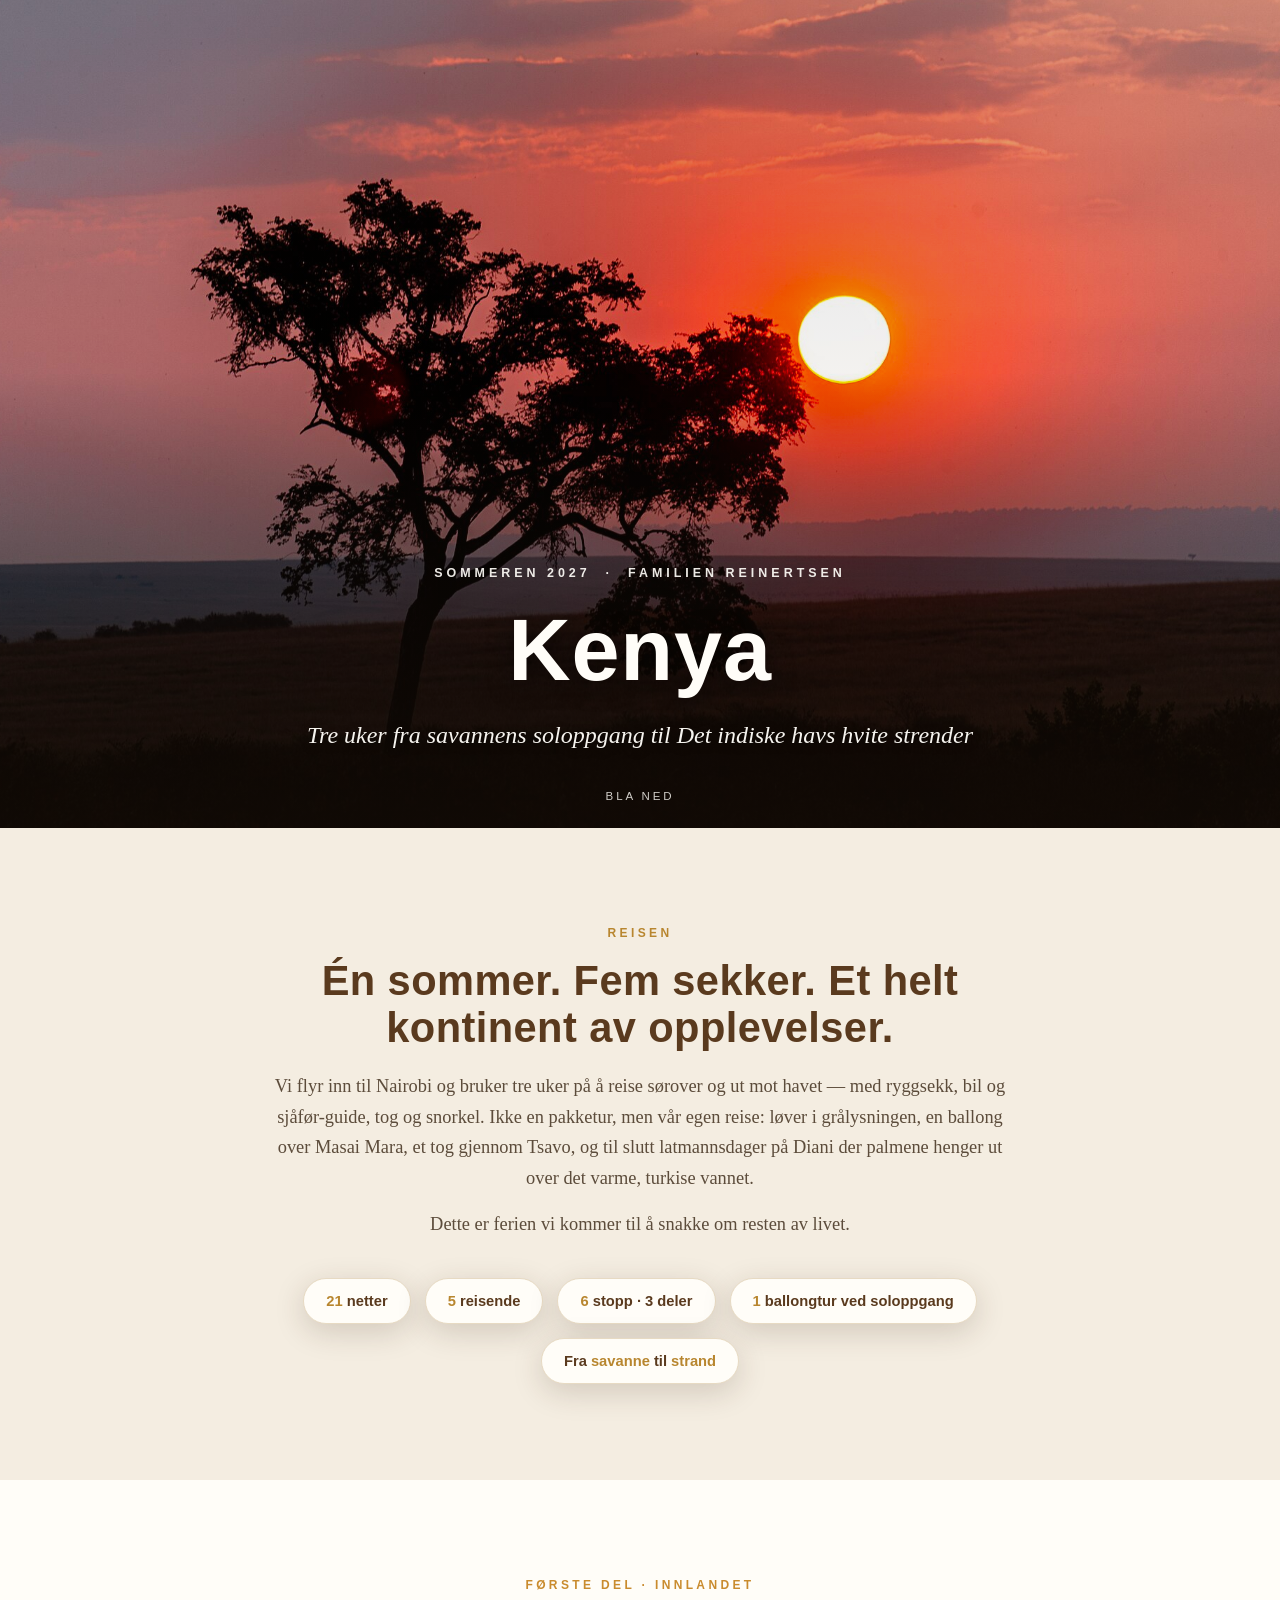
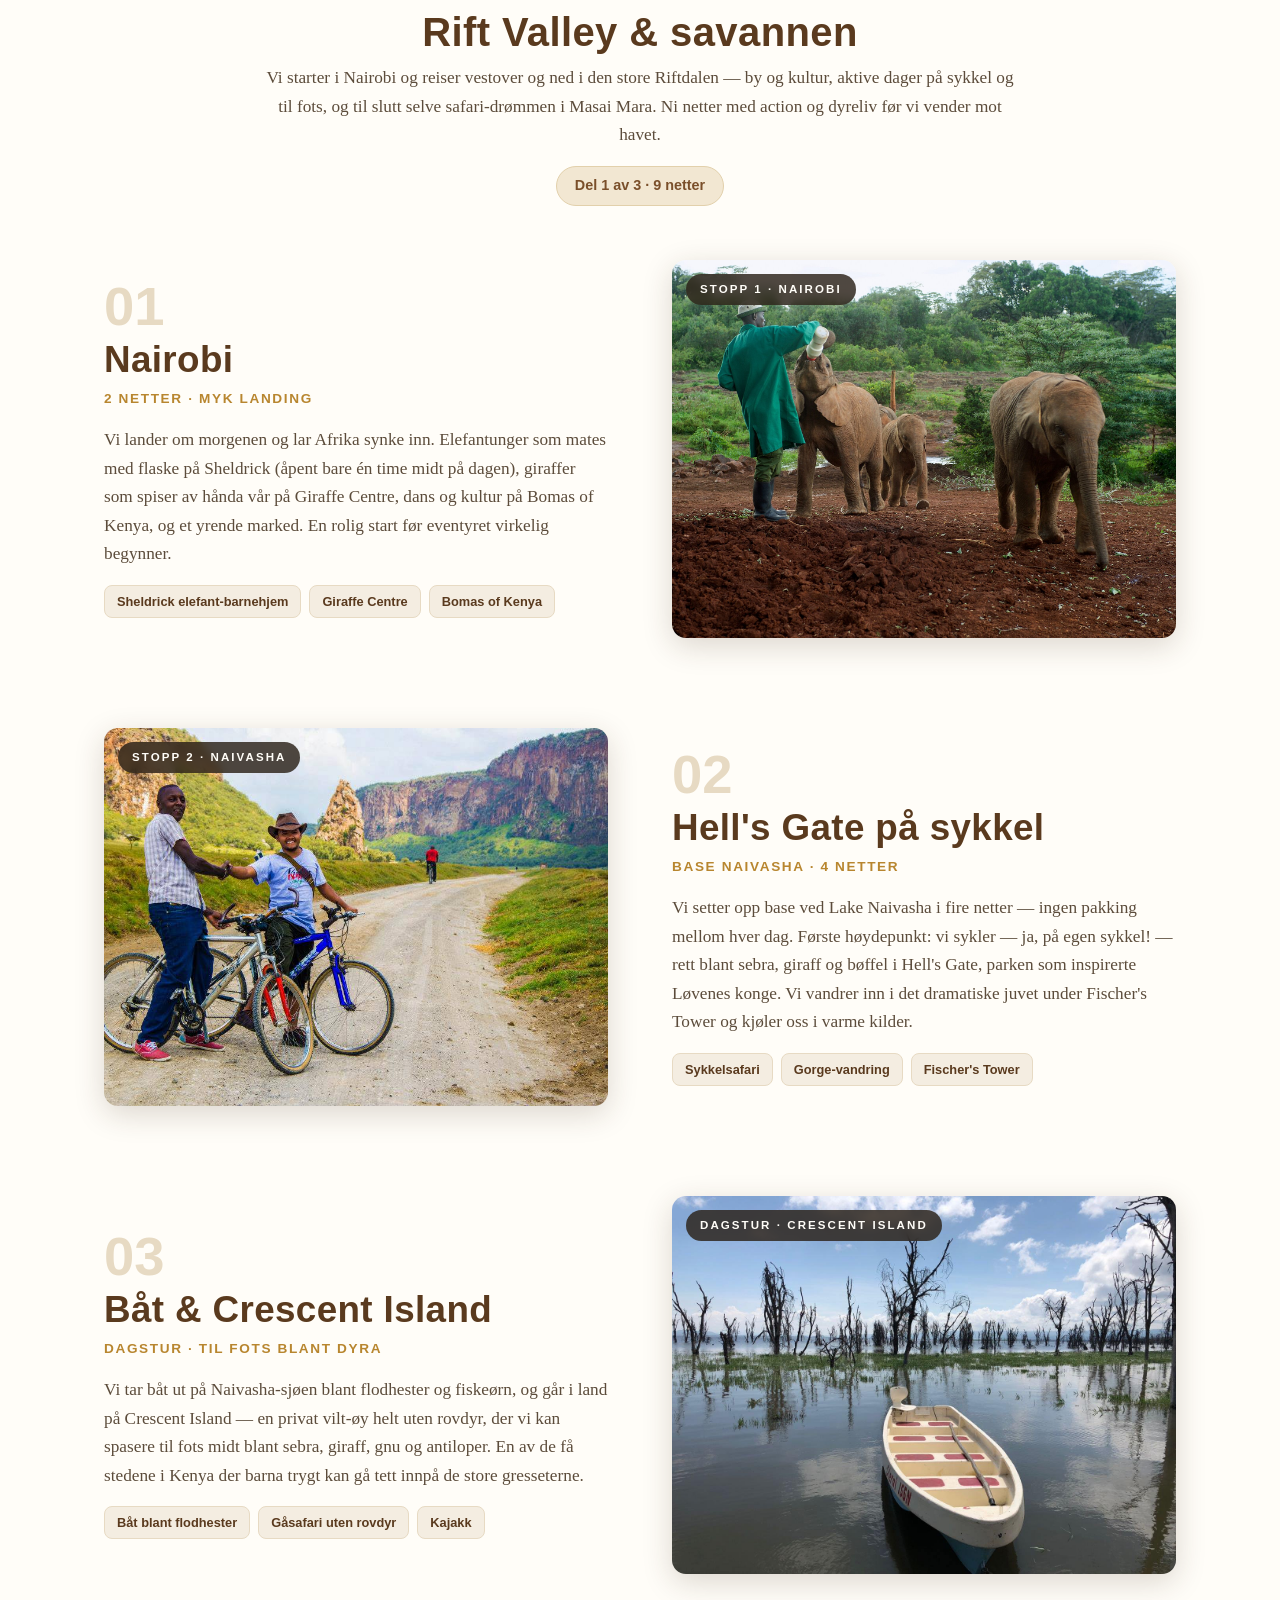
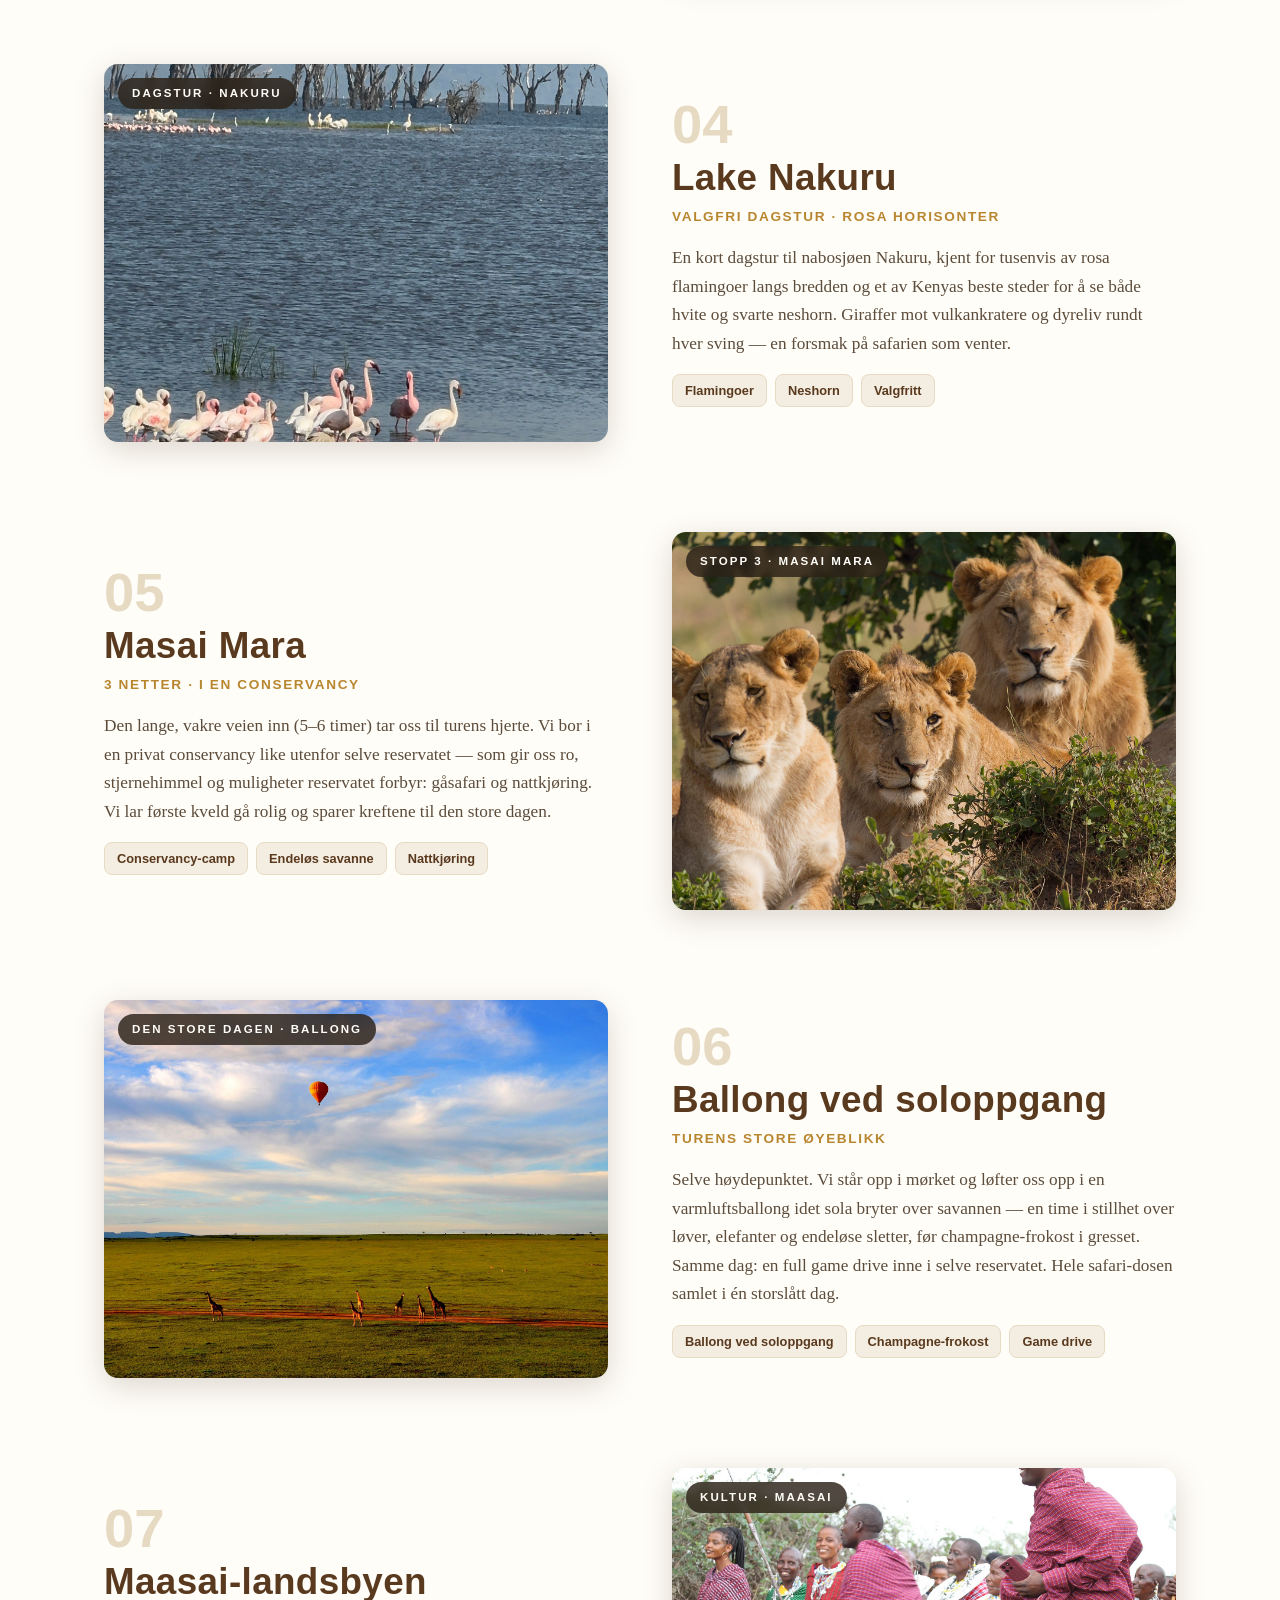
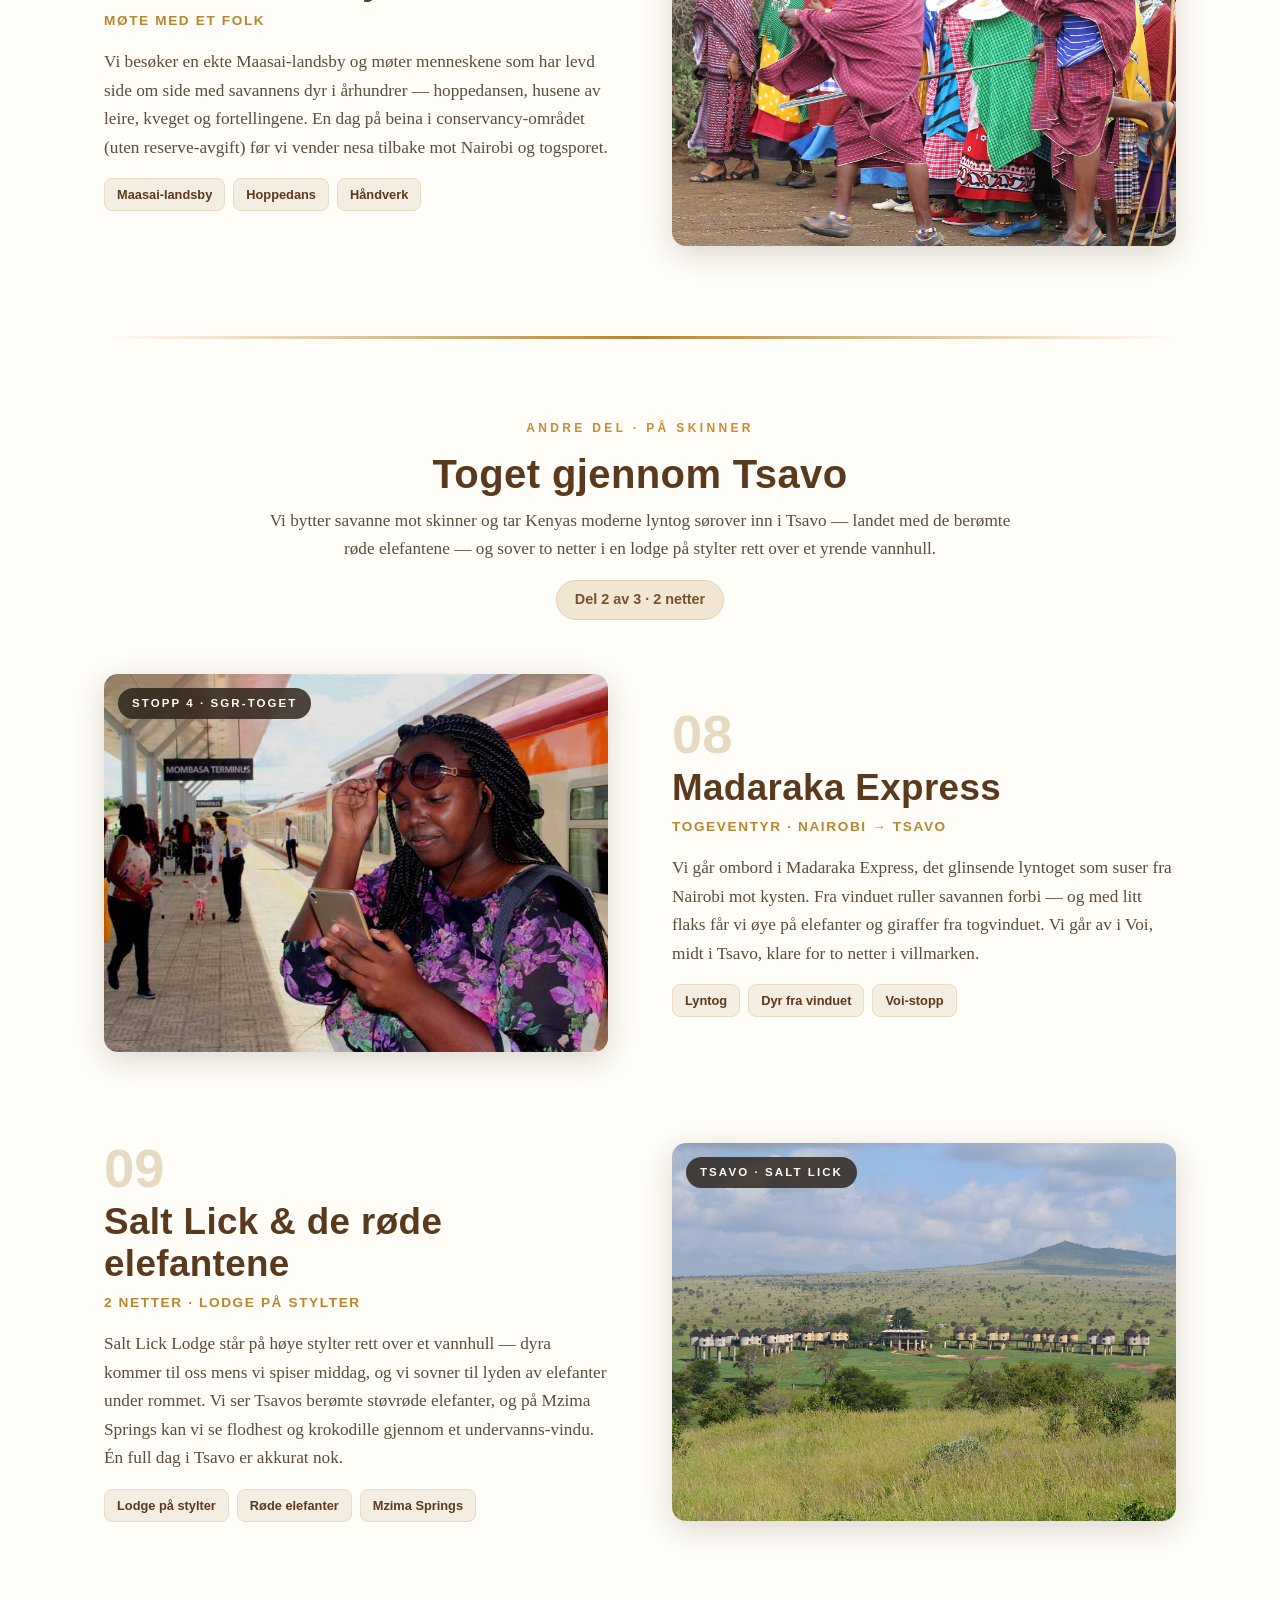
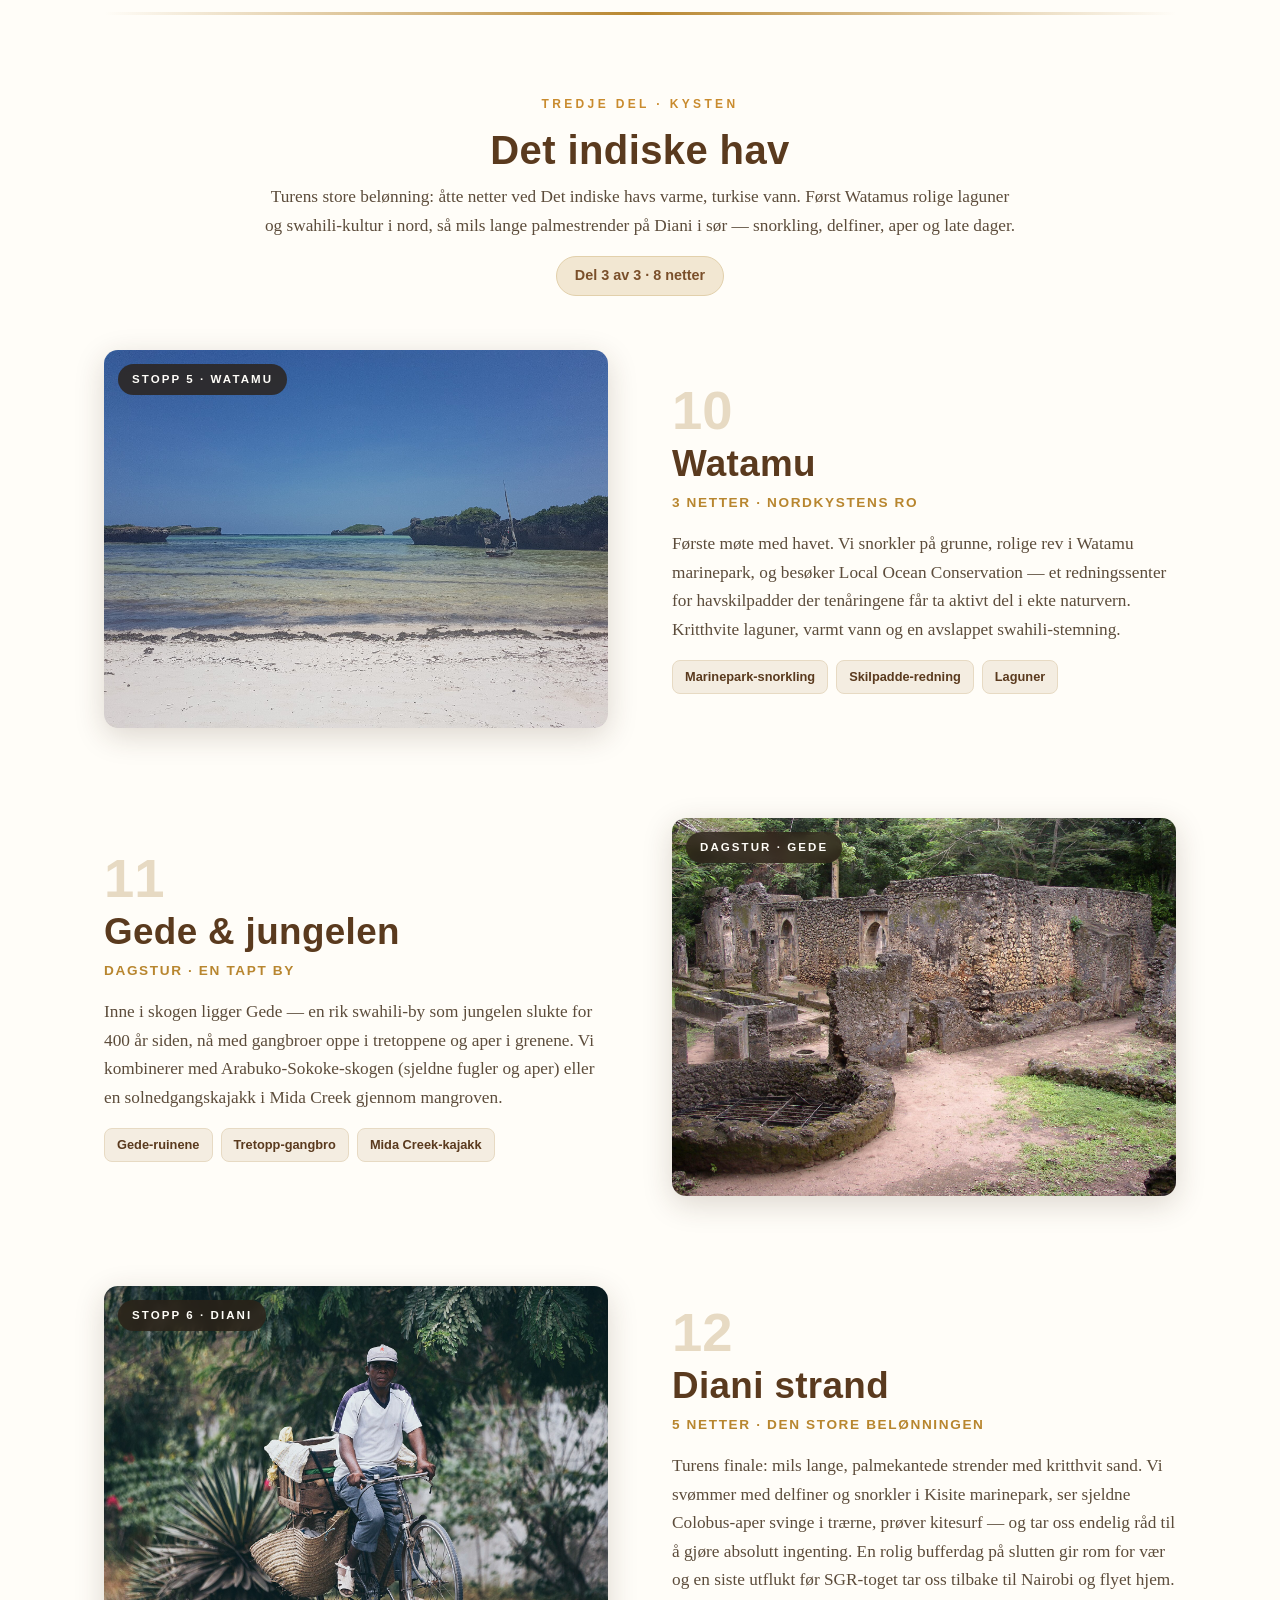
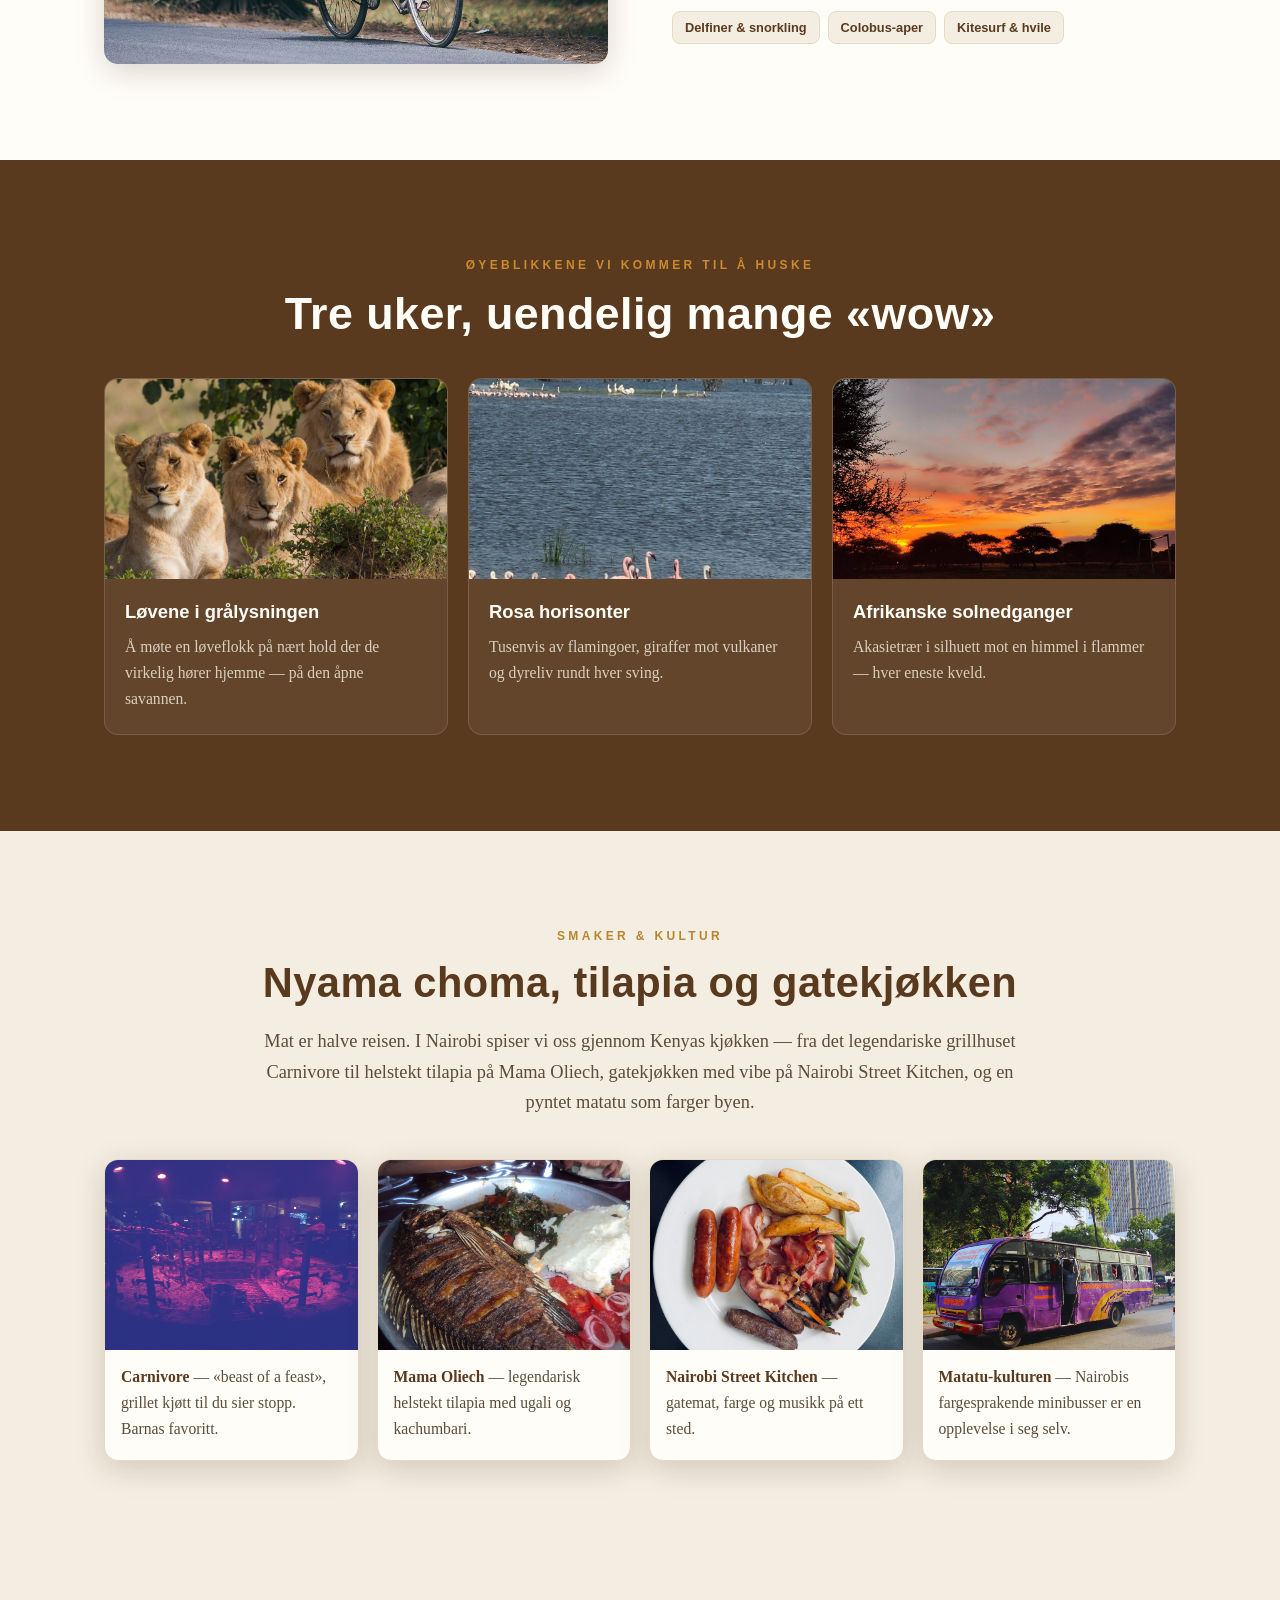
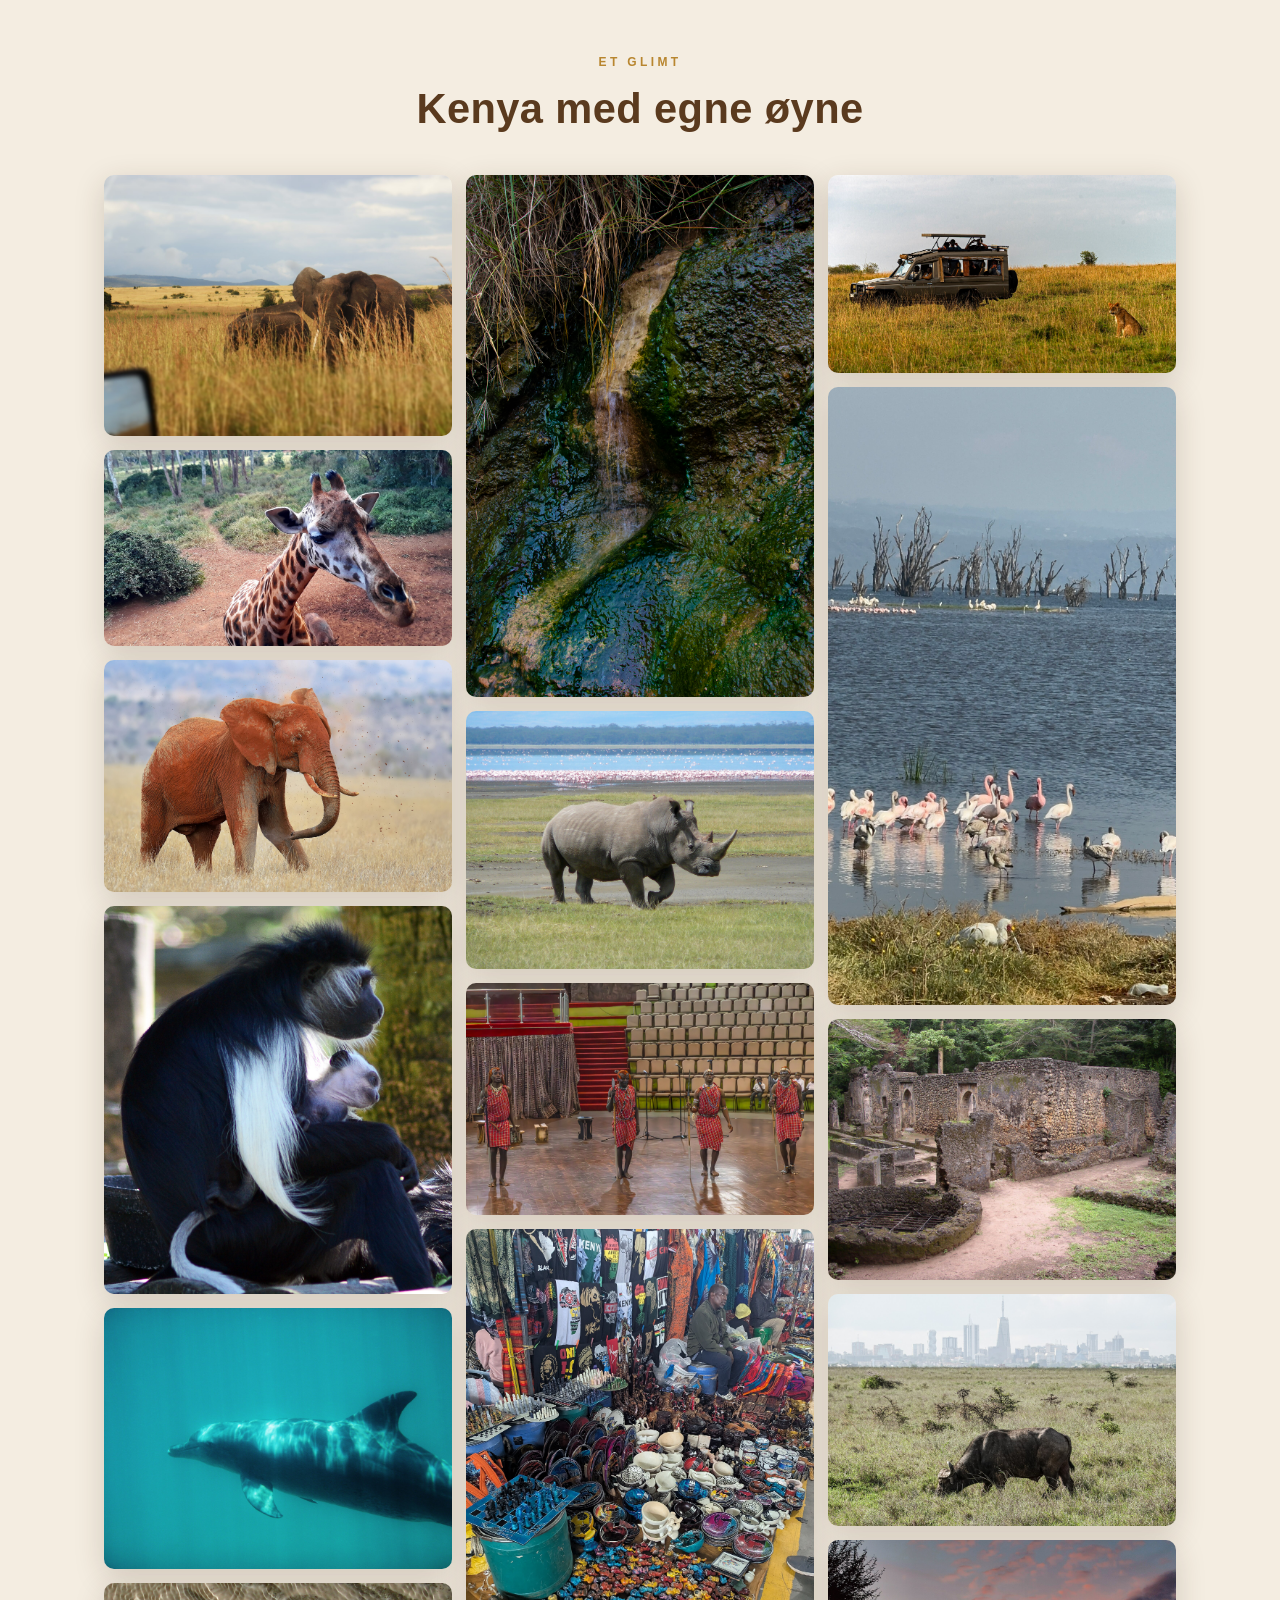
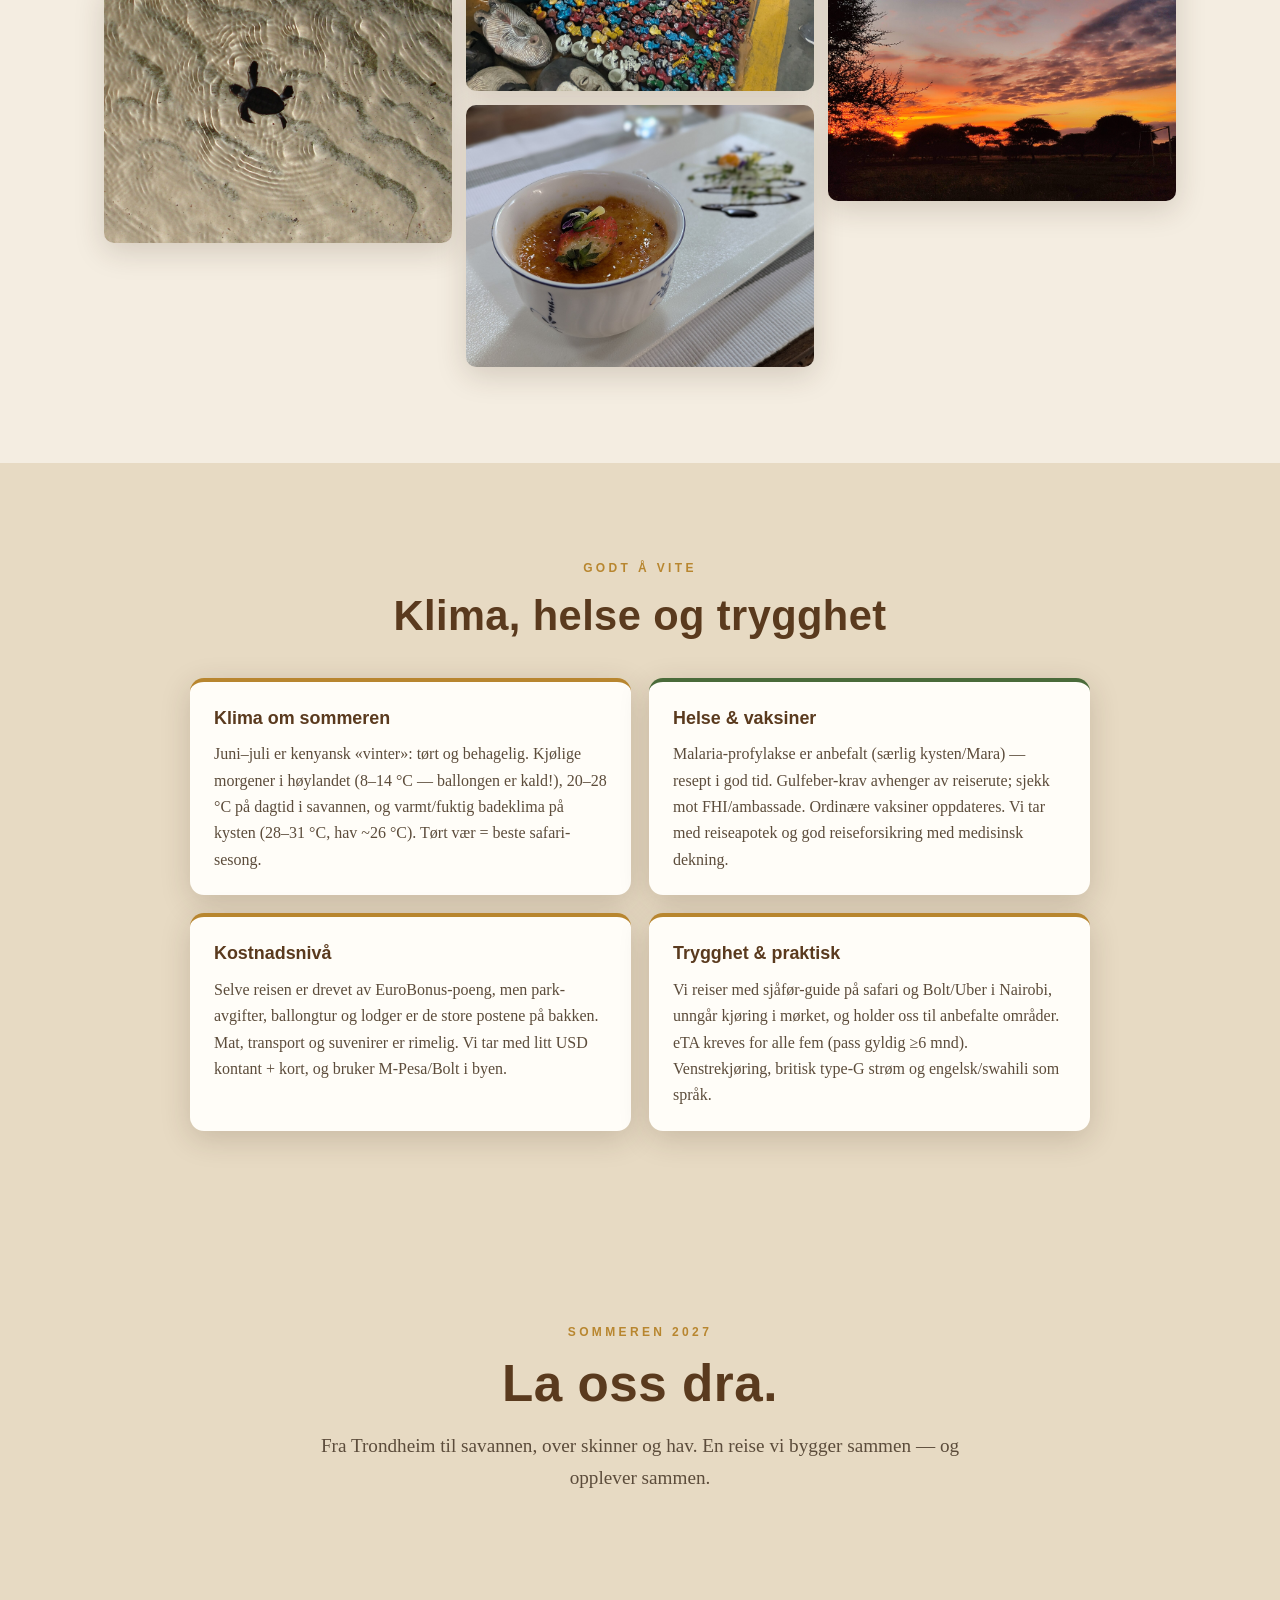
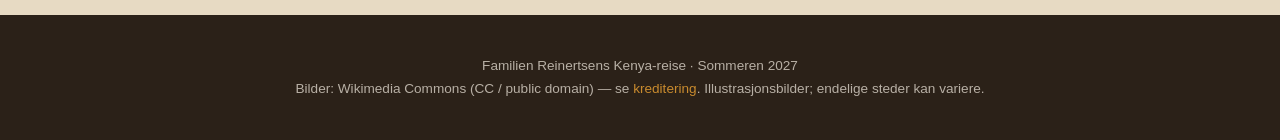
<file: index.html>
<!DOCTYPE html>
<html lang="no">
<head>
<meta charset="UTF-8">
<meta name="viewport" content="width=device-width, initial-scale=1.0">
<title>Kenya 2027 — Familien Reinertsens store reise</title>
<meta name="description" content="Tre uker gjennom Kenya: savanne, ballong ved soloppgang, tog til kysten og hvite strender ved Det indiske hav. Sommeren 2027.">
<link rel="preconnect" href="https://fonts.googleapis.com">
<link rel="stylesheet" href="style.css">
</head>
<body>

<!-- HERO -->
<header class="hero">
  <div class="hero__img" style="background-image:url('images/00-hero-mara-sunset.jpg')"></div>
  <div class="hero__veil"></div>
  <div class="hero__inner">
    <div class="hero__kicker">Sommeren 2027 &nbsp;·&nbsp; Familien Reinertsen</div>
    <h1>Kenya</h1>
    <p class="hero__sub">Tre uker fra savannens soloppgang til Det indiske havs hvite strender</p>
  </div>
  <div class="hero__scroll">bla ned</div>
</header>

<!-- INTRO -->
<section>
  <div class="wrap intro">
    <div class="eyebrow">Reisen</div>
    <h2>Én sommer. Fem sekker. Et helt kontinent av opplevelser.</h2>
    <p>Vi flyr inn til Nairobi og bruker tre uker på å reise sørover og ut mot havet —
       med ryggsekk, bil og sjåfør-guide, tog og snorkel. Ikke en pakketur, men vår egen
       reise: løver i grålysningen, en ballong over Masai Mara, et tog gjennom Tsavo, og
       til slutt latmannsdager på Diani der palmene henger ut over det varme, turkise vannet.</p>
    <p>Dette er ferien vi kommer til å snakke om resten av livet.</p>
    <div class="facts">
      <div class="fact"><span>21</span> netter</div>
      <div class="fact"><span>5</span> reisende</div>
      <div class="fact"><span>6</span> stopp · 3 deler</div>
      <div class="fact"><span>1</span> ballongtur ved soloppgang</div>
      <div class="fact">Fra <span>savanne</span> til <span>strand</span></div>
    </div>
  </div>
</section>

<!-- PHASES -->
<section class="phases">
  <div class="wrap">

    <!-- ACT 1 -->
    <div class="baseband">
      <div class="eyebrow">Første del · Innlandet</div>
      <h2>Rift Valley &amp; savannen</h2>
      <p>Vi starter i Nairobi og reiser vestover og ned i den store Riftdalen — by og kultur,
         aktive dager på sykkel og til fots, og til slutt selve safari-drømmen i Masai Mara.
         Ni netter med action og dyreliv før vi vender mot havet.</p>
      <span class="stay">Del 1 av 3 · 9 netter</span>
    </div>

    <div class="phase">
      <div class="phase__media">
        <span class="phase__badge">Stopp 1 · Nairobi</span>
        <img src="images/01-baby-elephant.jpg" alt="Elefantunge på Sheldrick-barnehjemmet i Nairobi">
      </div>
      <div class="phase__body">
        <div class="phase__num">01</div>
        <h3>Nairobi</h3>
        <div class="phase__nights">2 netter · myk landing</div>
        <p>Vi lander om morgenen og lar Afrika synke inn. Elefantunger som mates med flaske
           på Sheldrick (åpent bare én time midt på dagen), giraffer som spiser av hånda vår
           på Giraffe Centre, dans og kultur på Bomas of Kenya, og et yrende marked. En rolig
           start før eventyret virkelig begynner.</p>
        <div class="tags">
          <span class="tag">Sheldrick elefant-barnehjem</span>
          <span class="tag">Giraffe Centre</span>
          <span class="tag">Bomas of Kenya</span>
        </div>
      </div>
    </div>

    <div class="phase">
      <div class="phase__media">
        <span class="phase__badge">Stopp 2 · Naivasha</span>
        <img src="images/02-hellsgate-cycling.jpg" alt="Sykkelsafari i Hell's Gate nasjonalpark">
      </div>
      <div class="phase__body">
        <div class="phase__num">02</div>
        <h3>Hell's Gate på sykkel</h3>
        <div class="phase__nights">Base Naivasha · 4 netter</div>
        <p>Vi setter opp base ved Lake Naivasha i fire netter — ingen pakking mellom hver dag.
           Første høydepunkt: vi sykler — ja, på egen sykkel! — rett blant sebra, giraff og
           bøffel i Hell's Gate, parken som inspirerte Løvenes konge. Vi vandrer inn i det
           dramatiske juvet under Fischer's Tower og kjøler oss i varme kilder.</p>
        <div class="tags">
          <span class="tag">Sykkelsafari</span>
          <span class="tag">Gorge-vandring</span>
          <span class="tag">Fischer's Tower</span>
        </div>
      </div>
    </div>

    <div class="phase">
      <div class="phase__media">
        <span class="phase__badge">Dagstur · Crescent Island</span>
        <img src="images/02-naivasha-boat-hippo.jpg" alt="Båttur blant flodhester på Lake Naivasha">
      </div>
      <div class="phase__body">
        <div class="phase__num">03</div>
        <h3>Båt &amp; Crescent Island</h3>
        <div class="phase__nights">Dagstur · til fots blant dyra</div>
        <p>Vi tar båt ut på Naivasha-sjøen blant flodhester og fiskeørn, og går i land på
           Crescent Island — en privat vilt-øy helt uten rovdyr, der vi kan spasere til fots
           midt blant sebra, giraff, gnu og antiloper. En av de få stedene i Kenya der barna
           trygt kan gå tett innpå de store gresseterne.</p>
        <div class="tags">
          <span class="tag">Båt blant flodhester</span>
          <span class="tag">Gåsafari uten rovdyr</span>
          <span class="tag">Kajakk</span>
        </div>
      </div>
    </div>

    <div class="phase">
      <div class="phase__media">
        <span class="phase__badge">Dagstur · Nakuru</span>
        <img src="images/03-nakuru-flamingos.jpg" alt="Tusenvis av flamingoer på Lake Nakuru">
      </div>
      <div class="phase__body">
        <div class="phase__num">04</div>
        <h3>Lake Nakuru</h3>
        <div class="phase__nights">Valgfri dagstur · rosa horisonter</div>
        <p>En kort dagstur til nabosjøen Nakuru, kjent for tusenvis av rosa flamingoer langs
           bredden og et av Kenyas beste steder for å se både hvite og svarte neshorn. Giraffer
           mot vulkankratere og dyreliv rundt hver sving — en forsmak på safarien som venter.</p>
        <div class="tags">
          <span class="tag">Flamingoer</span>
          <span class="tag">Neshorn</span>
          <span class="tag">Valgfritt</span>
        </div>
      </div>
    </div>

    <div class="phase">
      <div class="phase__media">
        <span class="phase__badge">Stopp 3 · Masai Mara</span>
        <img src="images/04-mara-lions.jpg" alt="Løver i Masai Mara">
      </div>
      <div class="phase__body">
        <div class="phase__num">05</div>
        <h3>Masai Mara</h3>
        <div class="phase__nights">3 netter · i en conservancy</div>
        <p>Den lange, vakre veien inn (5–6 timer) tar oss til turens hjerte. Vi bor i en privat
           conservancy like utenfor selve reservatet — som gir oss ro, stjernehimmel og
           muligheter reservatet forbyr: gåsafari og nattkjøring. Vi lar første kveld gå rolig
           og sparer kreftene til den store dagen.</p>
        <div class="tags">
          <span class="tag">Conservancy-camp</span>
          <span class="tag">Endeløs savanne</span>
          <span class="tag">Nattkjøring</span>
        </div>
      </div>
    </div>

    <div class="phase">
      <div class="phase__media">
        <span class="phase__badge">Den store dagen · Ballong</span>
        <img src="images/04-mara-balloon.jpg" alt="Varmluftsballong over Masai Mara ved soloppgang">
      </div>
      <div class="phase__body">
        <div class="phase__num">06</div>
        <h3>Ballong ved soloppgang</h3>
        <div class="phase__nights">Turens store øyeblikk</div>
        <p>Selve høydepunktet. Vi står opp i mørket og løfter oss opp i en varmluftsballong idet
           sola bryter over savannen — en time i stillhet over løver, elefanter og endeløse
           sletter, før champagne-frokost i gresset. Samme dag: en full game drive inne i selve
           reservatet. Hele safari-dosen samlet i én storslått dag.</p>
        <div class="tags">
          <span class="tag">Ballong ved soloppgang</span>
          <span class="tag">Champagne-frokost</span>
          <span class="tag">Game drive</span>
        </div>
      </div>
    </div>

    <div class="phase">
      <div class="phase__media">
        <span class="phase__badge">Kultur · Maasai</span>
        <img src="images/04-maasai-village.jpg" alt="Maasai-landsby ved Masai Mara">
      </div>
      <div class="phase__body">
        <div class="phase__num">07</div>
        <h3>Maasai-landsbyen</h3>
        <div class="phase__nights">Møte med et folk</div>
        <p>Vi besøker en ekte Maasai-landsby og møter menneskene som har levd side om side med
           savannens dyr i århundrer — hoppedansen, husene av leire, kveget og fortellingene.
           En dag på beina i conservancy-området (uten reserve-avgift) før vi vender nesa
           tilbake mot Nairobi og togsporet.</p>
        <div class="tags">
          <span class="tag">Maasai-landsby</span>
          <span class="tag">Hoppedans</span>
          <span class="tag">Håndverk</span>
        </div>
      </div>
    </div>

    <hr class="hr-sea">

    <!-- ACT 2 -->
    <div class="baseband">
      <div class="eyebrow">Andre del · På skinner</div>
      <h2>Toget gjennom Tsavo</h2>
      <p>Vi bytter savanne mot skinner og tar Kenyas moderne lyntog sørover inn i Tsavo —
         landet med de berømte røde elefantene — og sover to netter i en lodge på stylter
         rett over et yrende vannhull.</p>
      <span class="stay">Del 2 av 3 · 2 netter</span>
    </div>

    <div class="phase">
      <div class="phase__media">
        <span class="phase__badge">Stopp 4 · SGR-toget</span>
        <img src="images/05-sgr-train.jpg" alt="Madaraka Express-toget på vei mot kysten">
      </div>
      <div class="phase__body">
        <div class="phase__num">08</div>
        <h3>Madaraka Express</h3>
        <div class="phase__nights">Togeventyr · Nairobi → Tsavo</div>
        <p>Vi går ombord i Madaraka Express, det glinsende lyntoget som suser fra Nairobi mot
           kysten. Fra vinduet ruller savannen forbi — og med litt flaks får vi øye på
           elefanter og giraffer fra togvinduet. Vi går av i Voi, midt i Tsavo, klare for
           to netter i villmarken.</p>
        <div class="tags">
          <span class="tag">Lyntog</span>
          <span class="tag">Dyr fra vinduet</span>
          <span class="tag">Voi-stopp</span>
        </div>
      </div>
    </div>

    <div class="phase">
      <div class="phase__media">
        <span class="phase__badge">Tsavo · Salt Lick</span>
        <img src="images/06-salt-lick-lodge.jpg" alt="Salt Lick Safari Lodge på stylter over vannhull">
      </div>
      <div class="phase__body">
        <div class="phase__num">09</div>
        <h3>Salt Lick &amp; de røde elefantene</h3>
        <div class="phase__nights">2 netter · lodge på stylter</div>
        <p>Salt Lick Lodge står på høye stylter rett over et vannhull — dyra kommer til oss
           mens vi spiser middag, og vi sovner til lyden av elefanter under rommet. Vi ser
           Tsavos berømte støvrøde elefanter, og på Mzima Springs kan vi se flodhest og
           krokodille gjennom et undervanns-vindu. Én full dag i Tsavo er akkurat nok.</p>
        <div class="tags">
          <span class="tag">Lodge på stylter</span>
          <span class="tag">Røde elefanter</span>
          <span class="tag">Mzima Springs</span>
        </div>
      </div>
    </div>

    <hr class="hr-sea">

    <!-- ACT 3 -->
    <div class="baseband">
      <div class="eyebrow">Tredje del · Kysten</div>
      <h2>Det indiske hav</h2>
      <p>Turens store belønning: åtte netter ved Det indiske havs varme, turkise vann. Først
         Watamus rolige laguner og swahili-kultur i nord, så mils lange palmestrender på Diani
         i sør — snorkling, delfiner, aper og late dager.</p>
      <span class="stay">Del 3 av 3 · 8 netter</span>
    </div>

    <div class="phase">
      <div class="phase__media">
        <span class="phase__badge">Stopp 5 · Watamu</span>
        <img src="images/13-watamu-beach.jpg" alt="Watamu-stranden ved Det indiske hav">
      </div>
      <div class="phase__body">
        <div class="phase__num">10</div>
        <h3>Watamu</h3>
        <div class="phase__nights">3 netter · nordkystens ro</div>
        <p>Første møte med havet. Vi snorkler på grunne, rolige rev i Watamu marinepark, og
           besøker Local Ocean Conservation — et redningssenter for havskilpadder der tenåringene
           får ta aktivt del i ekte naturvern. Kritthvite laguner, varmt vann og en avslappet
           swahili-stemning.</p>
        <div class="tags">
          <span class="tag">Marinepark-snorkling</span>
          <span class="tag">Skilpadde-redning</span>
          <span class="tag">Laguner</span>
        </div>
      </div>
    </div>

    <div class="phase">
      <div class="phase__media">
        <span class="phase__badge">Dagstur · Gede</span>
        <img src="images/13-gede-ruins.jpg" alt="Gede-ruinene, en tapt swahili-by i jungelen">
      </div>
      <div class="phase__body">
        <div class="phase__num">11</div>
        <h3>Gede &amp; jungelen</h3>
        <div class="phase__nights">Dagstur · en tapt by</div>
        <p>Inne i skogen ligger Gede — en rik swahili-by som jungelen slukte for 400 år siden,
           nå med gangbroer oppe i tretoppene og aper i grenene. Vi kombinerer med
           Arabuko-Sokoke-skogen (sjeldne fugler og aper) eller en solnedgangskajakk i
           Mida Creek gjennom mangroven.</p>
        <div class="tags">
          <span class="tag">Gede-ruinene</span>
          <span class="tag">Tretopp-gangbro</span>
          <span class="tag">Mida Creek-kajakk</span>
        </div>
      </div>
    </div>

    <div class="phase">
      <div class="phase__media">
        <span class="phase__badge">Stopp 6 · Diani</span>
        <img src="images/07-diani-beach.jpg" alt="Palmekantet hvit strand på Diani">
      </div>
      <div class="phase__body">
        <div class="phase__num">12</div>
        <h3>Diani strand</h3>
        <div class="phase__nights">5 netter · den store belønningen</div>
        <p>Turens finale: mils lange, palmekantede strender med kritthvit sand. Vi svømmer med
           delfiner og snorkler i Kisite marinepark, ser sjeldne Colobus-aper svinge i trærne,
           prøver kitesurf — og tar oss endelig råd til å gjøre absolutt ingenting. En rolig
           bufferdag på slutten gir rom for vær og en siste utflukt før SGR-toget tar oss
           tilbake til Nairobi og flyet hjem.</p>
        <div class="tags">
          <span class="tag">Delfiner &amp; snorkling</span>
          <span class="tag">Colobus-aper</span>
          <span class="tag">Kitesurf &amp; hvile</span>
        </div>
      </div>
    </div>

  </div>
</section>

<!-- HIGHLIGHT STRIP -->
<section class="strip">
  <div class="wrap">
    <div class="eyebrow">Øyeblikkene vi kommer til å huske</div>
    <h2>Tre uker, uendelig mange «wow»</h2>
    <div class="grid3">
      <div class="card">
        <img src="images/04-mara-lions.jpg" alt="Løver i Masai Mara">
        <div class="card__body">
          <h4>Løvene i grålysningen</h4>
          <p>Å møte en løveflokk på nært hold der de virkelig hører hjemme — på den åpne savannen.</p>
        </div>
      </div>
      <div class="card">
        <img src="images/03-nakuru-flamingos.jpg" alt="Flamingoer">
        <div class="card__body">
          <h4>Rosa horisonter</h4>
          <p>Tusenvis av flamingoer, giraffer mot vulkaner og dyreliv rundt hver sving.</p>
        </div>
      </div>
      <div class="card">
        <img src="images/08-sunset-silhouette.jpg" alt="Solnedgang på savannen">
        <div class="card__body">
          <h4>Afrikanske solnedganger</h4>
          <p>Akasietrær i silhuett mot en himmel i flammer — hver eneste kveld.</p>
        </div>
      </div>
    </div>
  </div>
</section>

<!-- FOOD & CULTURE -->
<section>
  <div class="wrap">
    <div class="intro" style="margin-bottom:2.6rem">
      <div class="eyebrow">Smaker &amp; kultur</div>
      <h2>Nyama choma, tilapia og gatekjøkken</h2>
      <p>Mat er halve reisen. I Nairobi spiser vi oss gjennom Kenyas kjøkken — fra det
         legendariske grillhuset Carnivore til helstekt tilapia på Mama Oliech, gatekjøkken
         med vibe på Nairobi Street Kitchen, og en pyntet matatu som farger byen.</p>
    </div>
    <div class="foodgrid">
      <figure class="foodcard">
        <img src="images/10-carnivore-nyama-choma.jpg" alt="Nyama choma grill på Carnivore">
        <figcaption><strong>Carnivore</strong> — «beast of a feast», grillet kjøtt til du sier stopp. Barnas favoritt.</figcaption>
      </figure>
      <figure class="foodcard">
        <img src="images/10-mama-oliech-tilapia.jpg" alt="Helstekt tilapia på Mama Oliech">
        <figcaption><strong>Mama Oliech</strong> — legendarisk helstekt tilapia med ugali og kachumbari.</figcaption>
      </figure>
      <figure class="foodcard">
        <img src="images/10-nairobi-street-kitchen.jpg" alt="Nairobi Street Kitchen">
        <figcaption><strong>Nairobi Street Kitchen</strong> — gatemat, farge og musikk på ett sted.</figcaption>
      </figure>
      <figure class="foodcard">
        <img src="images/11-matatu.jpg" alt="Pyntet matatu i Nairobi">
        <figcaption><strong>Matatu-kulturen</strong> — Nairobis fargesprakende minibusser er en opplevelse i seg selv.</figcaption>
      </figure>
    </div>
  </div>
</section>

<!-- GALLERY -->
<section>
  <div class="wrap">
    <div class="intro" style="margin-bottom:2.6rem">
      <div class="eyebrow">Et glimt</div>
      <h2>Kenya med egne øyne</h2>
    </div>
    <div class="gallery">
      <img src="images/04-mara-elephants-plain.jpg" alt="Elefanter på sletten">
      <img src="images/01-nairobi-giraffe-centre.jpg" alt="Giraffe Centre">
      <img src="images/06-tsavo-red-elephant.jpg" alt="Rød elefant i Tsavo">
      <img src="images/07-colobus-monkey.jpg" alt="Colobus-ape">
      <img src="images/07-dolphins-snorkel.jpg" alt="Snorkling med delfiner ved Diani">
      <img src="images/13-watamu-turtle.jpg" alt="Havskilpadde-yngel">
      <img src="images/02-hellsgate-gorge.jpg" alt="Hell's Gate juv">
      <img src="images/03-nakuru-rhino.jpg" alt="Neshorn">
      <img src="images/12-bomas-of-kenya.jpg" alt="Bomas of Kenya kulturdans">
      <img src="images/11-maasai-market.jpg" alt="Maasai-marked">
      <img src="images/10-talisman-restaurant.jpg" alt="The Talisman-restauranten i Karen">
      <img src="images/00-family-safari-jeep.jpg" alt="Familie på safari">
      <img src="images/03-nakuru-flamingos.jpg" alt="Flamingoer på Lake Nakuru">
      <img src="images/13-gede-ruins.jpg" alt="Gede-ruinene">
      <img src="images/01-nairobi-skyline-park.jpg" alt="Nairobi skyline ved nasjonalparken">
      <img src="images/08-sunset-silhouette.jpg" alt="Solnedgang på savannen">
    </div>
  </div>
</section>

<!-- KNOW BEFORE YOU GO -->
<section class="know">
  <div class="wrap">
    <div class="intro">
      <div class="eyebrow">Godt å vite</div>
      <h2>Klima, helse og trygghet</h2>
    </div>
    <div class="knowgrid">
      <div class="knowcard">
        <h4>Klima om sommeren</h4>
        <p>Juni–juli er kenyansk «vinter»: tørt og behagelig. Kjølige morgener i høylandet
           (8–14 °C — ballongen er kald!), 20–28 °C på dagtid i savannen, og varmt/fuktig
           badeklima på kysten (28–31 °C, hav ~26 °C). Tørt vær = beste safari-sesong.</p>
      </div>
      <div class="knowcard warn">
        <h4>Helse &amp; vaksiner</h4>
        <p>Malaria-profylakse er anbefalt (særlig kysten/Mara) — resept i god tid. Gulfeber-krav
           avhenger av reiserute; sjekk mot FHI/ambassade. Ordinære vaksiner oppdateres. Vi tar
           med reiseapotek og god reiseforsikring med medisinsk dekning.</p>
      </div>
      <div class="knowcard">
        <h4>Kostnadsnivå</h4>
        <p>Selve reisen er drevet av EuroBonus-poeng, men park-avgifter, ballongtur og lodger er
           de store postene på bakken. Mat, transport og suvenirer er rimelig. Vi tar med litt
           USD kontant + kort, og bruker M-Pesa/Bolt i byen.</p>
      </div>
      <div class="knowcard">
        <h4>Trygghet &amp; praktisk</h4>
        <p>Vi reiser med sjåfør-guide på safari og Bolt/Uber i Nairobi, unngår kjøring i mørket,
           og holder oss til anbefalte områder. eTA kreves for alle fem (pass gyldig ≥6 mnd).
           Venstrekjøring, britisk type-G strøm og engelsk/swahili som språk.</p>
      </div>
    </div>
  </div>
</section>

<!-- CLOSING -->
<section class="closing">
  <div class="wrap">
    <div class="eyebrow" style="color:var(--acacia)">Sommeren 2027</div>
    <h2>La oss dra.</h2>
    <p>Fra Trondheim til savannen, over skinner og hav. En reise vi bygger sammen —
       og opplever sammen.</p>
  </div>
</section>

<footer>
  <p>Familien Reinertsens Kenya-reise · Sommeren 2027<br>
  Bilder: Wikimedia Commons (CC / public domain) — se <a href="images/CREDITS.md">kreditering</a>.
  Illustrasjonsbilder; endelige steder kan variere.</p>
</footer>

</body>
</html>
</file>
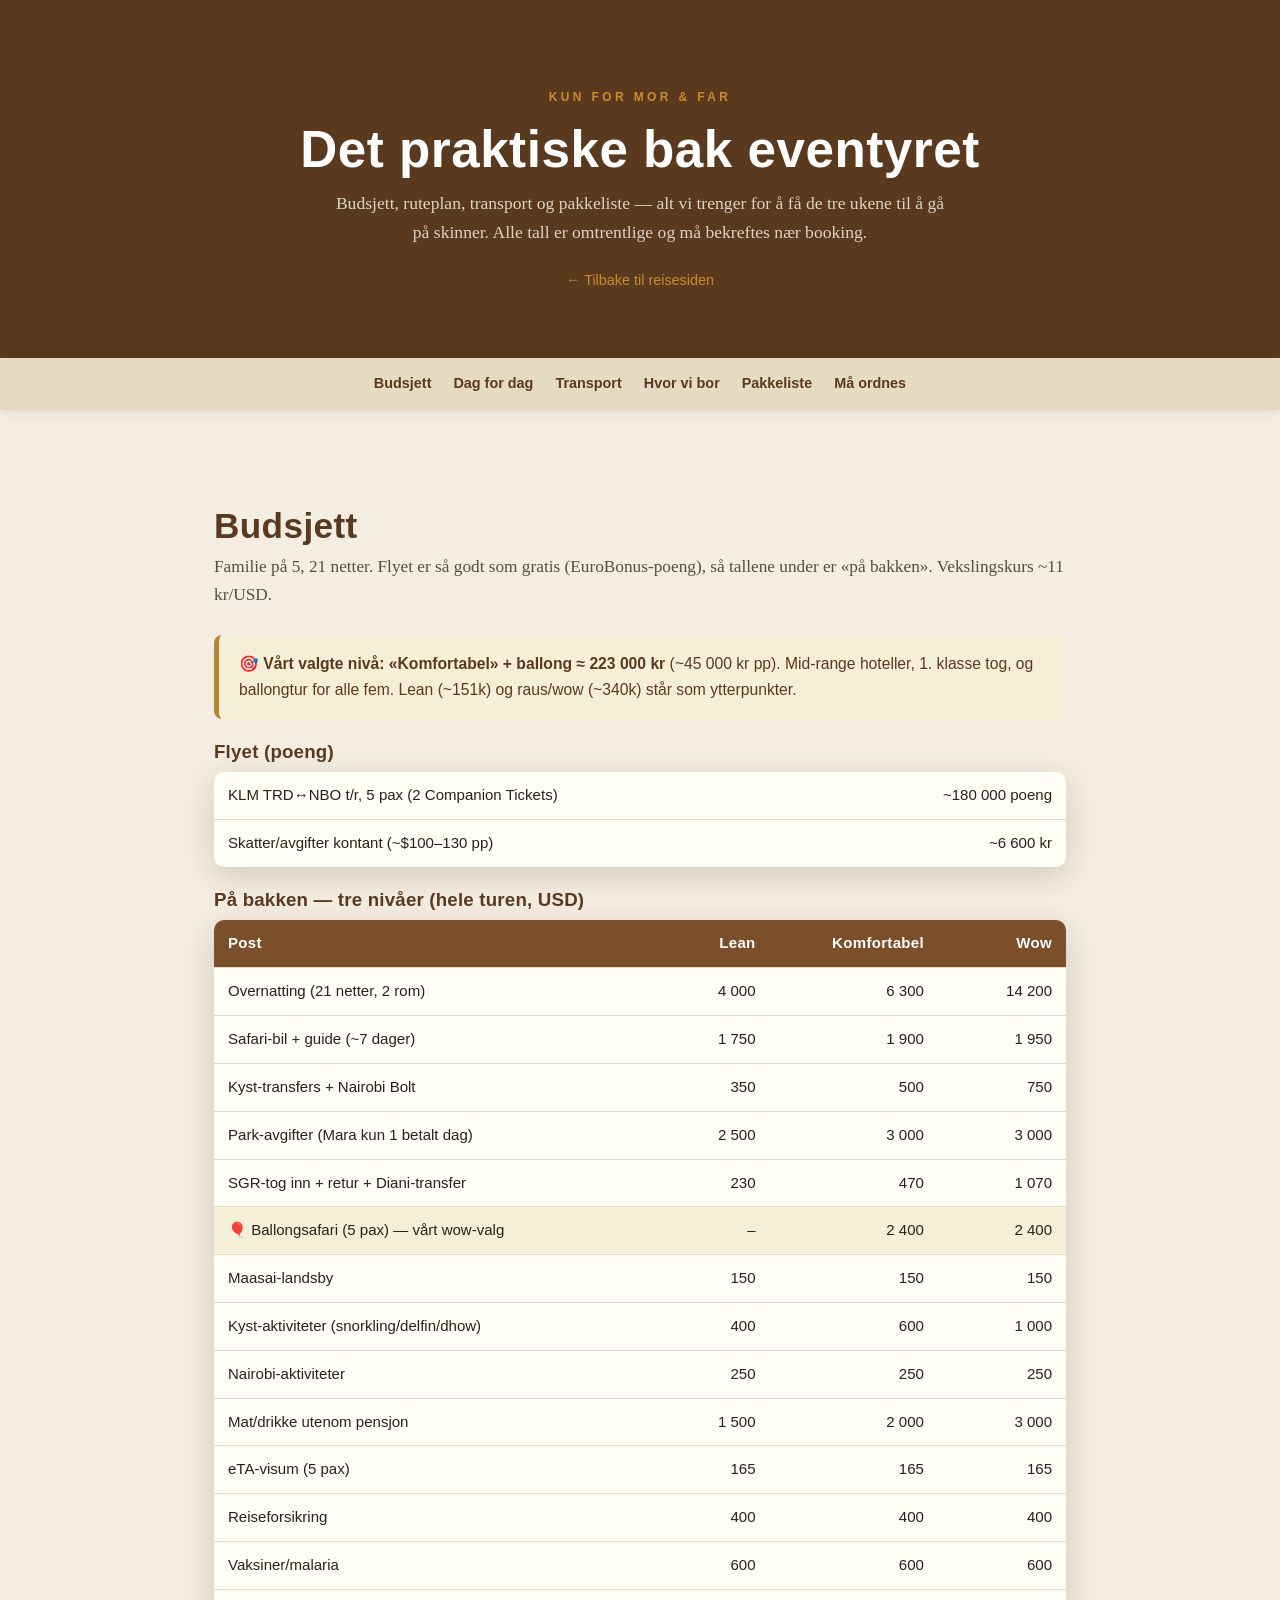
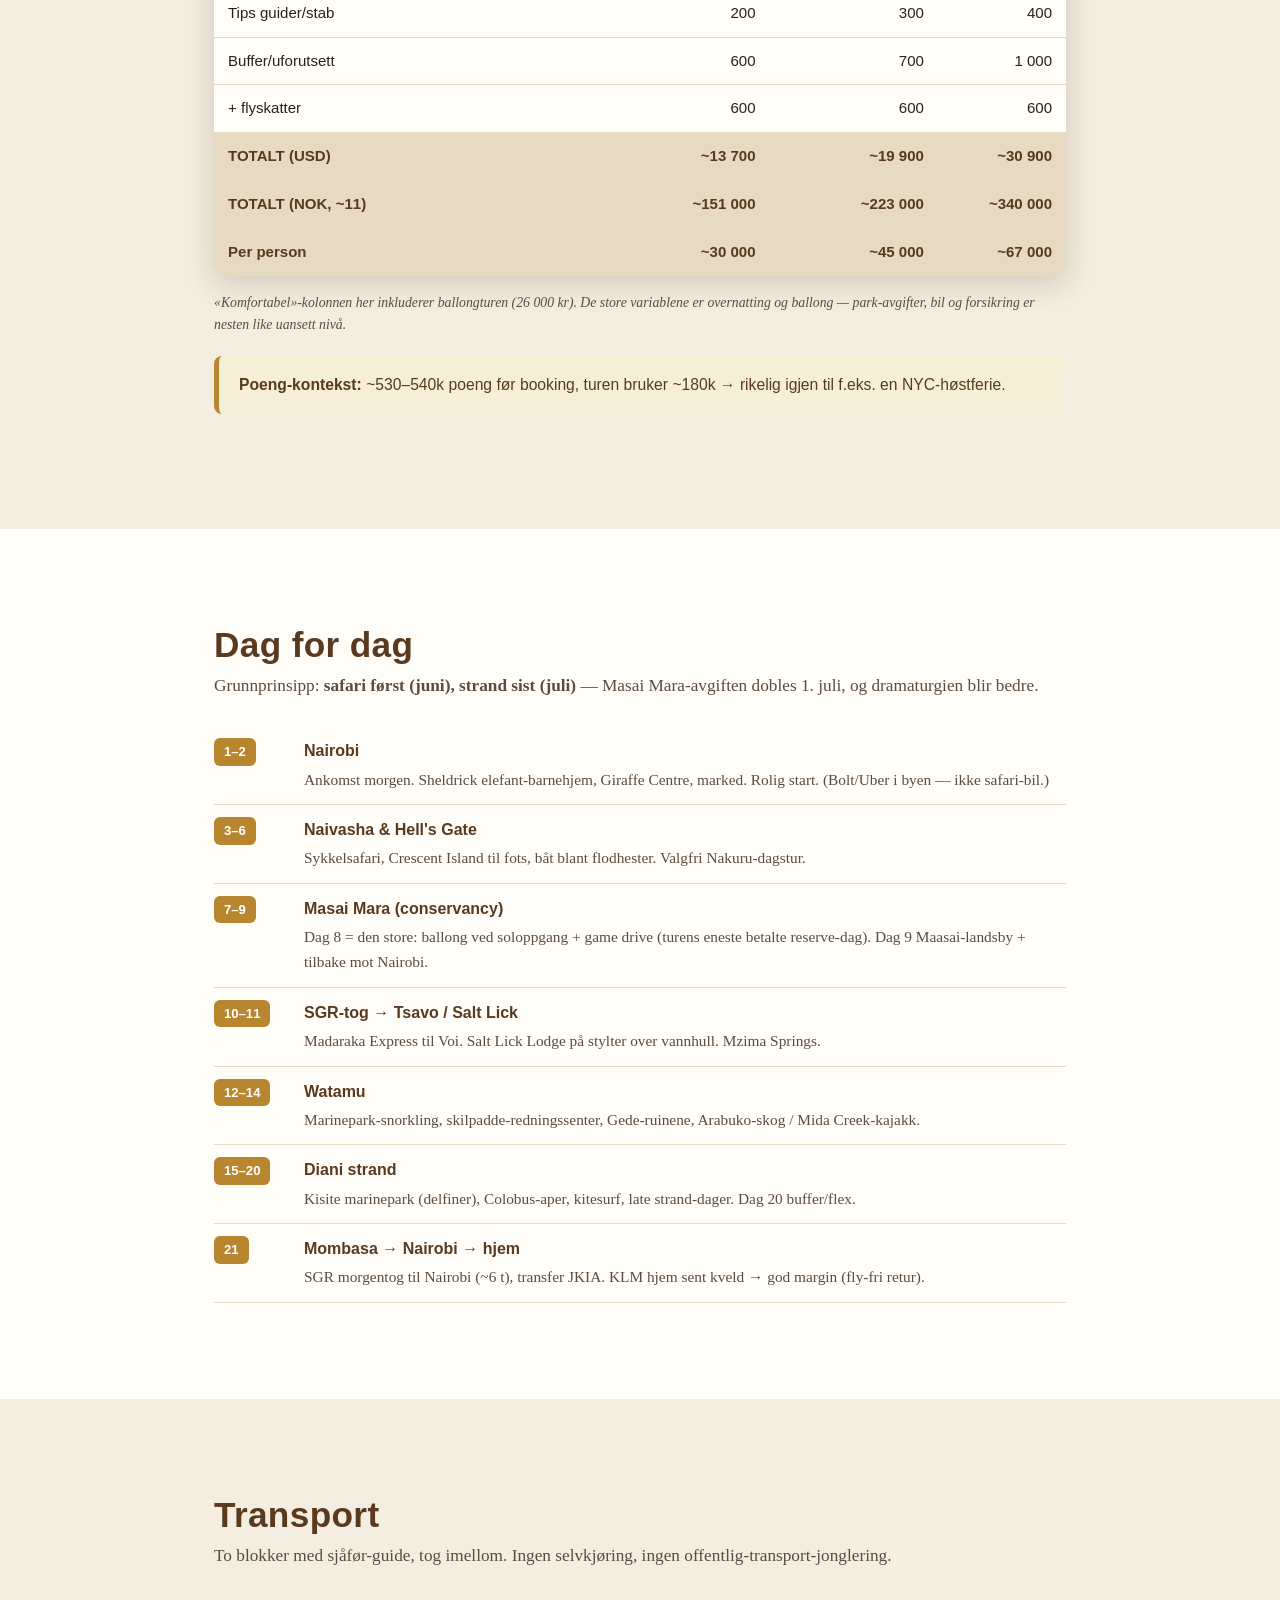
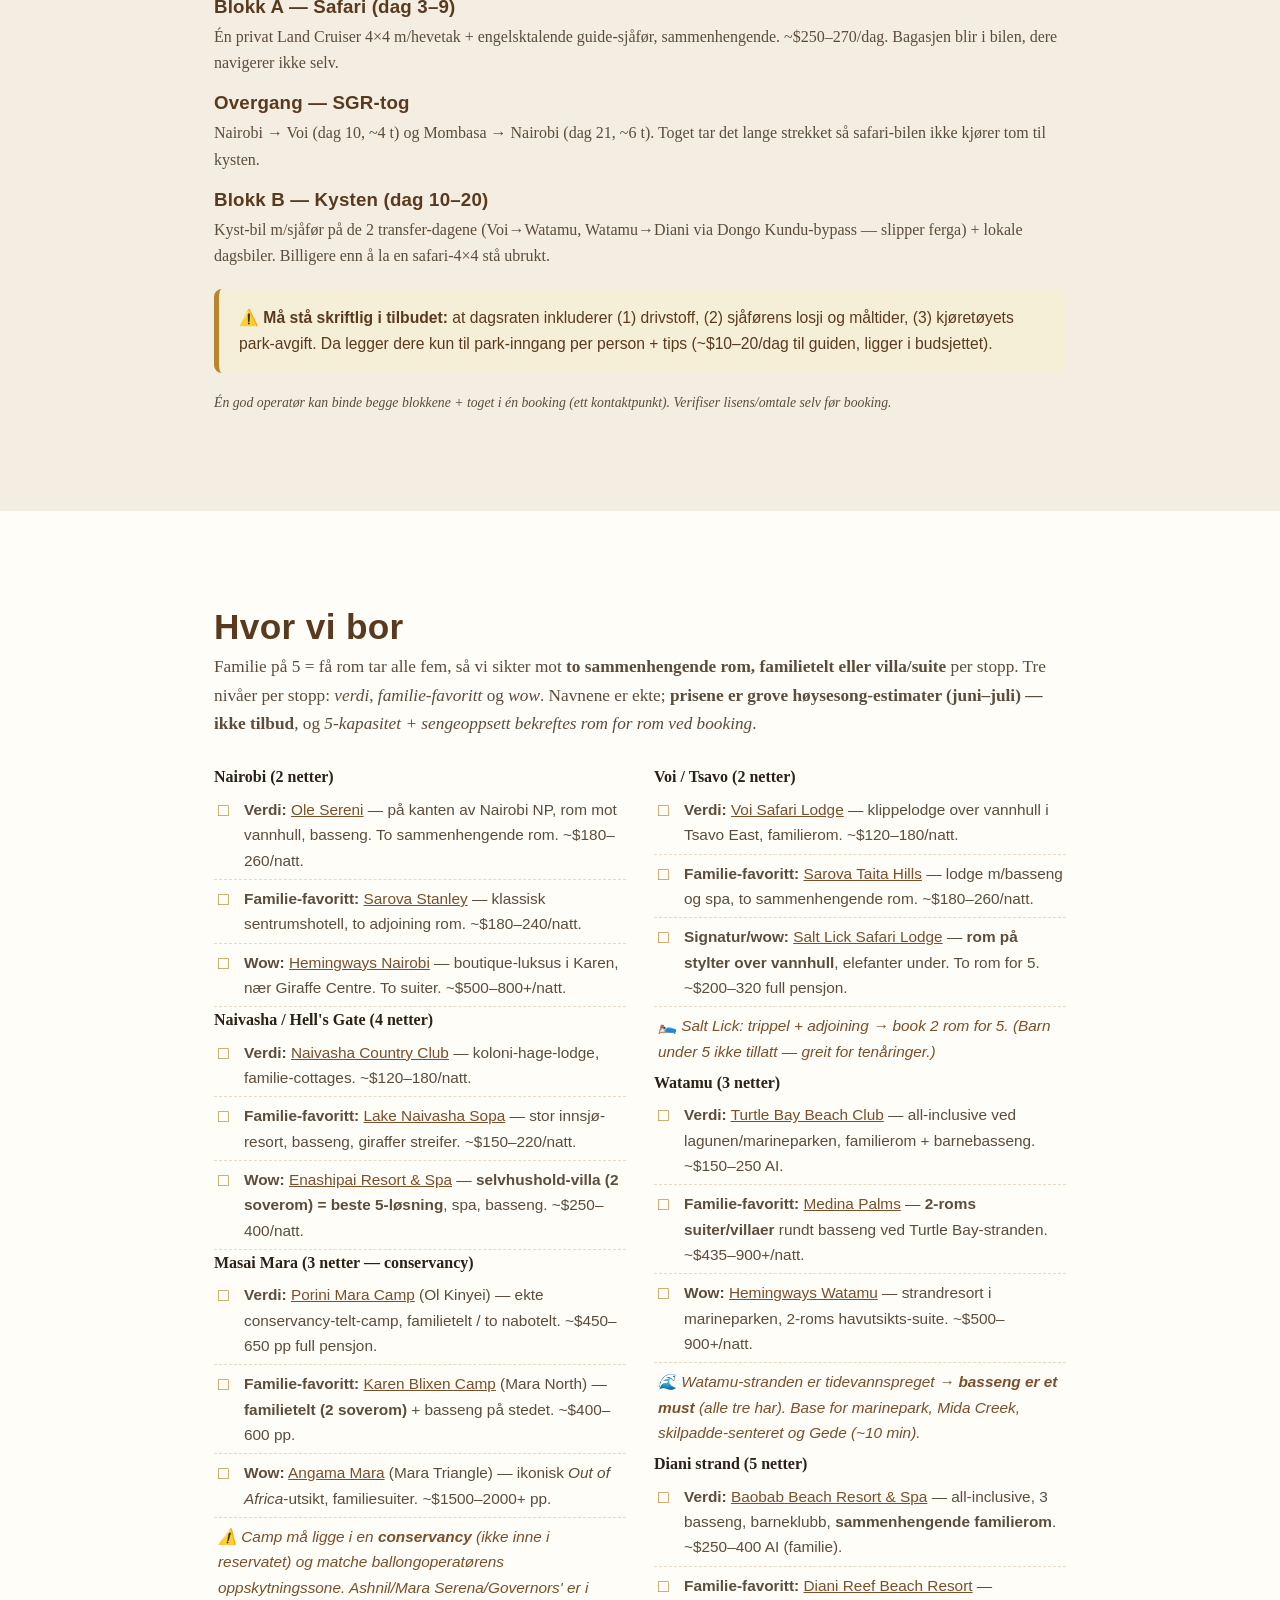
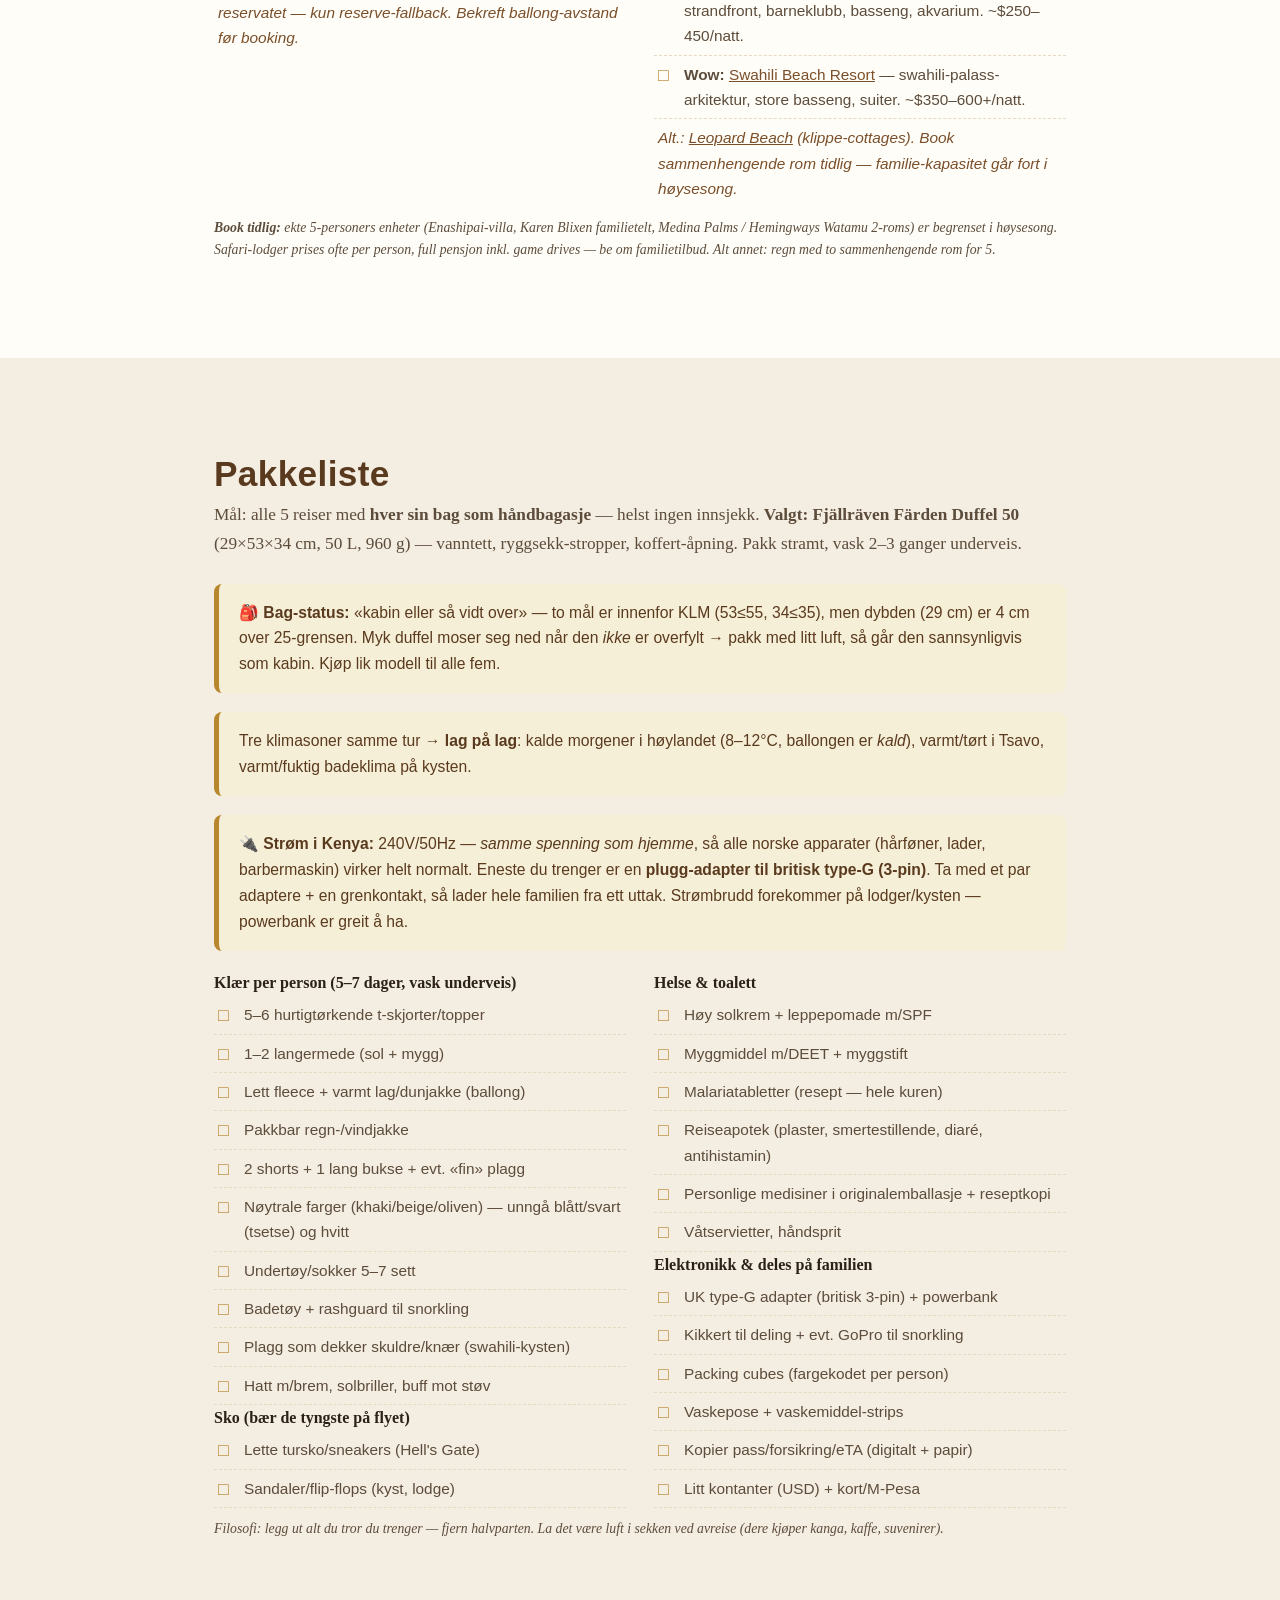
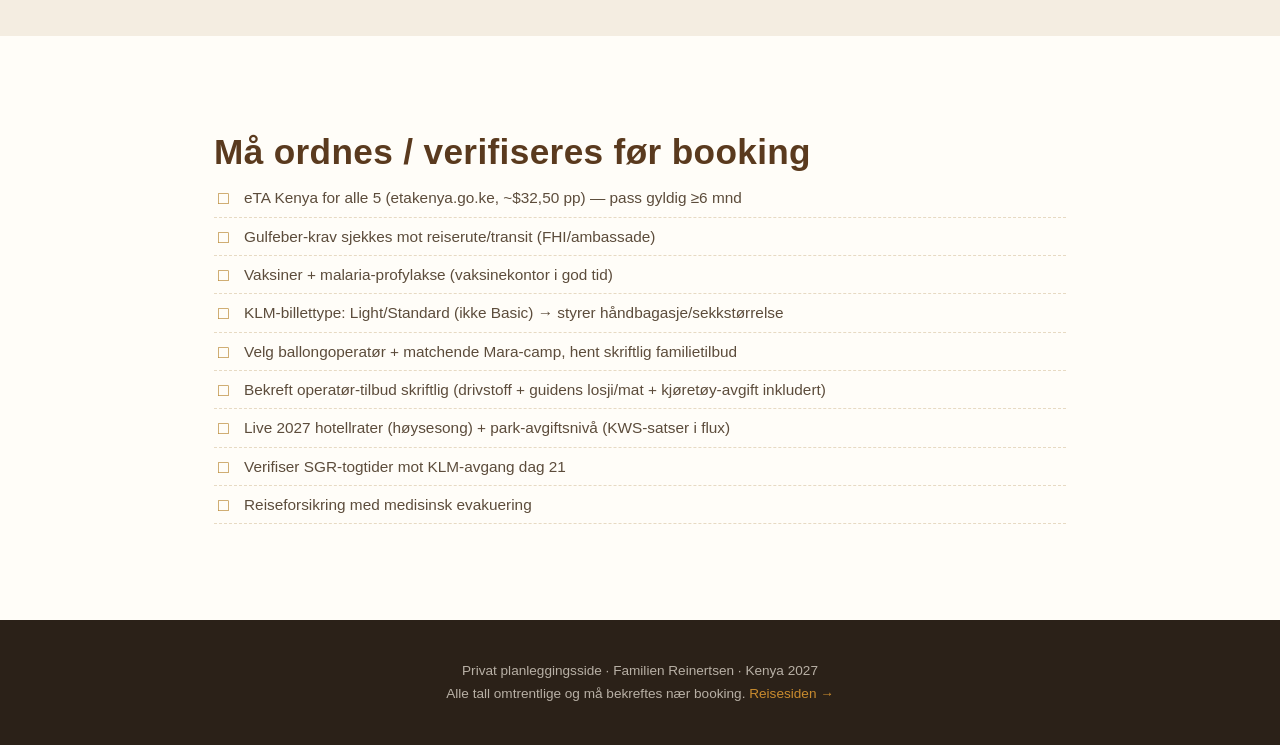
<file: praktisk.html>
<!DOCTYPE html>
<html lang="no">
<head>
<meta charset="UTF-8">
<meta name="viewport" content="width=device-width, initial-scale=1.0">
<title>Kenya 2027 — Praktisk &amp; budsjett (for foreldrene)</title>
<meta name="robots" content="noindex, nofollow">
<link rel="stylesheet" href="style.css">
</head>
<body>

<header class="pagehead">
  <div class="wrap">
    <div class="eyebrow" style="color:var(--savanna)">Kun for mor &amp; far</div>
    <h1>Det praktiske bak eventyret</h1>
    <p>Budsjett, ruteplan, transport og pakkeliste — alt vi trenger for å få de tre ukene
       til å gå på skinner. Alle tall er omtrentlige og må bekreftes nær booking.</p>
    <a class="back" href="index.html">← Tilbake til reisesiden</a>
  </div>
</header>

<nav class="tocbar">
  <div class="wrap">
    <a href="#budsjett">Budsjett</a>
    <a href="#rute">Dag for dag</a>
    <a href="#transport">Transport</a>
    <a href="#bo">Hvor vi bor</a>
    <a href="#pakking">Pakkeliste</a>
    <a href="#sjekk">Må ordnes</a>
  </div>
</nav>

<!-- BUDSJETT -->
<section id="budsjett">
  <div class="wrap block">
    <h2>Budsjett</h2>
    <p class="lead">Familie på 5, 21 netter. Flyet er så godt som gratis (EuroBonus-poeng),
       så tallene under er «på bakken». Vekslingskurs ~11 kr/USD.</p>

    <div class="callout">
      <strong>🎯 Vårt valgte nivå: «Komfortabel» + ballong ≈ 223 000 kr</strong> (~45 000 kr pp).
      Mid-range hoteller, 1. klasse tog, og ballongtur for alle fem. Lean (~151k) og
      raus/wow (~340k) står som ytterpunkter.
    </div>

    <h3 style="font-family:'Helvetica Neue',sans-serif;color:var(--earth-dark);margin:1.4rem 0 0.6rem">Flyet (poeng)</h3>
    <table>
      <tr><td>KLM TRD↔NBO t/r, 5 pax (2 Companion Tickets)</td><td class="num">~180 000 poeng</td></tr>
      <tr><td>Skatter/avgifter kontant (~$100–130 pp)</td><td class="num">~6 600 kr</td></tr>
    </table>

    <h3 style="font-family:'Helvetica Neue',sans-serif;color:var(--earth-dark);margin:1.4rem 0 0.6rem">På bakken — tre nivåer (hele turen, USD)</h3>
    <table>
      <thead>
        <tr><th>Post</th><th class="num">Lean</th><th class="num">Komfortabel</th><th class="num">Wow</th></tr>
      </thead>
      <tbody>
        <tr><td>Overnatting (21 netter, 2 rom)</td><td class="num">4 000</td><td class="num">6 300</td><td class="num">14 200</td></tr>
        <tr><td>Safari-bil + guide (~7 dager)</td><td class="num">1 750</td><td class="num">1 900</td><td class="num">1 950</td></tr>
        <tr><td>Kyst-transfers + Nairobi Bolt</td><td class="num">350</td><td class="num">500</td><td class="num">750</td></tr>
        <tr><td>Park-avgifter (Mara kun 1 betalt dag)</td><td class="num">2 500</td><td class="num">3 000</td><td class="num">3 000</td></tr>
        <tr><td>SGR-tog inn + retur + Diani-transfer</td><td class="num">230</td><td class="num">470</td><td class="num">1 070</td></tr>
        <tr class="pick"><td>🎈 Ballongsafari (5 pax) — vårt wow-valg</td><td class="num">–</td><td class="num">2 400</td><td class="num">2 400</td></tr>
        <tr><td>Maasai-landsby</td><td class="num">150</td><td class="num">150</td><td class="num">150</td></tr>
        <tr><td>Kyst-aktiviteter (snorkling/delfin/dhow)</td><td class="num">400</td><td class="num">600</td><td class="num">1 000</td></tr>
        <tr><td>Nairobi-aktiviteter</td><td class="num">250</td><td class="num">250</td><td class="num">250</td></tr>
        <tr><td>Mat/drikke utenom pensjon</td><td class="num">1 500</td><td class="num">2 000</td><td class="num">3 000</td></tr>
        <tr><td>eTA-visum (5 pax)</td><td class="num">165</td><td class="num">165</td><td class="num">165</td></tr>
        <tr><td>Reiseforsikring</td><td class="num">400</td><td class="num">400</td><td class="num">400</td></tr>
        <tr><td>Vaksiner/malaria</td><td class="num">600</td><td class="num">600</td><td class="num">600</td></tr>
        <tr><td>Tips guider/stab</td><td class="num">200</td><td class="num">300</td><td class="num">400</td></tr>
        <tr><td>Buffer/uforutsett</td><td class="num">600</td><td class="num">700</td><td class="num">1 000</td></tr>
        <tr><td>+ flyskatter</td><td class="num">600</td><td class="num">600</td><td class="num">600</td></tr>
        <tr class="total"><td>TOTALT (USD)</td><td class="num">~13 700</td><td class="num">~19 900</td><td class="num">~30 900</td></tr>
        <tr class="total"><td>TOTALT (NOK, ~11)</td><td class="num">~151 000</td><td class="num">~223 000</td><td class="num">~340 000</td></tr>
        <tr class="total"><td>Per person</td><td class="num">~30 000</td><td class="num">~45 000</td><td class="num">~67 000</td></tr>
      </tbody>
    </table>
    <p class="note">«Komfortabel»-kolonnen her inkluderer ballongturen (26 000 kr). De store
       variablene er overnatting og ballong — park-avgifter, bil og forsikring er nesten
       like uansett nivå.</p>

    <div class="callout">
      <strong>Poeng-kontekst:</strong> ~530–540k poeng før booking, turen bruker ~180k →
      rikelig igjen til f.eks. en NYC-høstferie.
    </div>
  </div>
</section>

<!-- RUTE -->
<section id="rute" style="background:var(--white)">
  <div class="wrap block">
    <h2>Dag for dag</h2>
    <p class="lead">Grunnprinsipp: <strong>safari først (juni), strand sist (juli)</strong> —
       Masai Mara-avgiften dobles 1. juli, og dramaturgien blir bedre.</p>
    <ul class="timeline">
      <li><span class="day">1–2</span><strong>Nairobi</strong><p>Ankomst morgen. Sheldrick elefant-barnehjem, Giraffe Centre, marked. Rolig start. (Bolt/Uber i byen — ikke safari-bil.)</p></li>
      <li><span class="day">3–6</span><strong>Naivasha &amp; Hell's Gate</strong><p>Sykkelsafari, Crescent Island til fots, båt blant flodhester. Valgfri Nakuru-dagstur.</p></li>
      <li><span class="day">7–9</span><strong>Masai Mara (conservancy)</strong><p>Dag 8 = den store: ballong ved soloppgang + game drive (turens eneste betalte reserve-dag). Dag 9 Maasai-landsby + tilbake mot Nairobi.</p></li>
      <li><span class="day">10–11</span><strong>SGR-tog → Tsavo / Salt Lick</strong><p>Madaraka Express til Voi. Salt Lick Lodge på stylter over vannhull. Mzima Springs.</p></li>
      <li><span class="day">12–14</span><strong>Watamu</strong><p>Marinepark-snorkling, skilpadde-redningssenter, Gede-ruinene, Arabuko-skog / Mida Creek-kajakk.</p></li>
      <li><span class="day">15–20</span><strong>Diani strand</strong><p>Kisite marinepark (delfiner), Colobus-aper, kitesurf, late strand-dager. Dag 20 buffer/flex.</p></li>
      <li><span class="day">21</span><strong>Mombasa → Nairobi → hjem</strong><p>SGR morgentog til Nairobi (~6 t), transfer JKIA. KLM hjem sent kveld → god margin (fly-fri retur).</p></li>
    </ul>
  </div>
</section>

<!-- TRANSPORT -->
<section id="transport">
  <div class="wrap block">
    <h2>Transport</h2>
    <p class="lead">To blokker med sjåfør-guide, tog imellom. Ingen selvkjøring, ingen
       offentlig-transport-jonglering.</p>

    <h3 style="font-family:'Helvetica Neue',sans-serif;color:var(--earth-dark);margin:0.6rem 0 0.4rem">Blokk A — Safari (dag 3–9)</h3>
    <p style="color:var(--ink-soft);margin-bottom:1rem">Én privat Land Cruiser 4×4 m/hevetak + engelsktalende guide-sjåfør, sammenhengende. ~$250–270/dag. Bagasjen blir i bilen, dere navigerer ikke selv.</p>

    <h3 style="font-family:'Helvetica Neue',sans-serif;color:var(--earth-dark);margin:0.6rem 0 0.4rem">Overgang — SGR-tog</h3>
    <p style="color:var(--ink-soft);margin-bottom:1rem">Nairobi → Voi (dag 10, ~4 t) og Mombasa → Nairobi (dag 21, ~6 t). Toget tar det lange strekket så safari-bilen ikke kjører tom til kysten.</p>

    <h3 style="font-family:'Helvetica Neue',sans-serif;color:var(--earth-dark);margin:0.6rem 0 0.4rem">Blokk B — Kysten (dag 10–20)</h3>
    <p style="color:var(--ink-soft);margin-bottom:1rem">Kyst-bil m/sjåfør på de 2 transfer-dagene (Voi→Watamu, Watamu→Diani via Dongo Kundu-bypass — slipper ferga) + lokale dagsbiler. Billigere enn å la en safari-4×4 stå ubrukt.</p>

    <div class="callout">
      <strong>⚠️ Må stå skriftlig i tilbudet:</strong> at dagsraten inkluderer (1) drivstoff,
      (2) sjåførens losji og måltider, (3) kjøretøyets park-avgift. Da legger dere kun til
      park-inngang per person + tips (~$10–20/dag til guiden, ligger i budsjettet).
    </div>
    <p class="note">Én god operatør kan binde begge blokkene + toget i én booking (ett kontaktpunkt). Verifiser lisens/omtale selv før booking.</p>
  </div>
</section>

<!-- HVOR VI BOR -->
<section id="bo" style="background:var(--white)">
  <div class="wrap block">
    <h2>Hvor vi bor</h2>
    <p class="lead">Familie på 5 = få rom tar alle fem, så vi sikter mot <strong>to
       sammenhengende rom, familietelt eller villa/suite</strong> per stopp. Tre nivåer per stopp:
       <em>verdi</em>, <em>familie-favoritt</em> og <em>wow</em>. Navnene er ekte; <strong>prisene er
       grove høysesong-estimater (juni–juli) — ikke tilbud</strong>, og <em>5-kapasitet + sengeoppsett
       bekreftes rom for rom ved booking</em>.</p>

    <div class="cols2">
      <div>
        <h4>Nairobi (2 netter)</h4>
        <ul class="checklist">
          <li><strong>Verdi:</strong> <a href="https://www.olesereni.com/" target="_blank" rel="noopener">Ole Sereni</a> — på kanten av Nairobi NP, rom mot vannhull, basseng. To sammenhengende rom. ~$180–260/natt.</li>
          <li><strong>Familie-favoritt:</strong> <a href="https://www.sarovahotels.com/stanley-nairobi/" target="_blank" rel="noopener">Sarova Stanley</a> — klassisk sentrumshotell, to adjoining rom. ~$180–240/natt.</li>
          <li><strong>Wow:</strong> <a href="https://www.hemingways-collection.com/nairobi/" target="_blank" rel="noopener">Hemingways Nairobi</a> — boutique-luksus i Karen, nær Giraffe Centre. To suiter. ~$500–800+/natt.</li>
        </ul>

        <h4>Naivasha / Hell's Gate (4 netter)</h4>
        <ul class="checklist">
          <li><strong>Verdi:</strong> <a href="https://www.sunafricahotels.com/lake-naivasha-country-club/" target="_blank" rel="noopener">Naivasha Country Club</a> — koloni-hage-lodge, familie-cottages. ~$120–180/natt.</li>
          <li><strong>Familie-favoritt:</strong> <a href="https://www.sopalodges.com/lake-naivasha-sopa-resort/" target="_blank" rel="noopener">Lake Naivasha Sopa</a> — stor innsjø-resort, basseng, giraffer streifer. ~$150–220/natt.</li>
          <li><strong>Wow:</strong> <a href="https://enashipai.com/" target="_blank" rel="noopener">Enashipai Resort &amp; Spa</a> — <strong>selvhushold-villa (2 soverom) = beste 5-løsning</strong>, spa, basseng. ~$250–400/natt.</li>
        </ul>

        <h4>Masai Mara (3 netter — conservancy)</h4>
        <ul class="checklist">
          <li><strong>Verdi:</strong> <a href="https://www.porini.com/" target="_blank" rel="noopener">Porini Mara Camp</a> (Ol Kinyei) — ekte conservancy-telt-camp, familietelt / to nabotelt. ~$450–650 pp full pensjon.</li>
          <li><strong>Familie-favoritt:</strong> <a href="https://www.karenblixencamp.com/" target="_blank" rel="noopener">Karen Blixen Camp</a> (Mara North) — <strong>familietelt (2 soverom)</strong> + basseng på stedet. ~$400–600 pp.</li>
          <li><strong>Wow:</strong> <a href="https://www.angama.com/" target="_blank" rel="noopener">Angama Mara</a> (Mara Triangle) — ikonisk <em>Out of Africa</em>-utsikt, familiesuiter. ~$1500–2000+ pp.</li>
          <li class="note-li">⚠️ Camp <em>må</em> ligge i en <strong>conservancy</strong> (ikke inne i reservatet) og matche ballongoperatørens oppskytningssone. Ashnil/Mara Serena/Governors' er <em>i reservatet</em> — kun reserve-fallback. Bekreft ballong-avstand før booking.</li>
        </ul>
      </div>
      <div>
        <h4>Voi / Tsavo (2 netter)</h4>
        <ul class="checklist">
          <li><strong>Verdi:</strong> <a href="https://voisafarilodge.co.ke/" target="_blank" rel="noopener">Voi Safari Lodge</a> — klippelodge over vannhull i Tsavo East, familierom. ~$120–180/natt.</li>
          <li><strong>Familie-favoritt:</strong> <a href="https://www.sarovahotels.com/taitahills-tsavo/" target="_blank" rel="noopener">Sarova Taita Hills</a> — lodge m/basseng og spa, to sammenhengende rom. ~$180–260/natt.</li>
          <li><strong>Signatur/wow:</strong> <a href="https://saltlicksafarilodge.com/" target="_blank" rel="noopener">Salt Lick Safari Lodge</a> — <strong>rom på stylter over vannhull</strong>, elefanter under. To rom for 5. ~$200–320 full pensjon.</li>
          <li class="note-li">🛌 Salt Lick: trippel + adjoining → book 2 rom for 5. (Barn under 5 ikke tillatt — greit for tenåringer.)</li>
        </ul>

        <h4>Watamu (3 netter)</h4>
        <ul class="checklist">
          <li><strong>Verdi:</strong> <a href="https://www.turtlebay.co.ke/" target="_blank" rel="noopener">Turtle Bay Beach Club</a> — all-inclusive ved lagunen/marineparken, familierom + barnebasseng. ~$150–250 AI.</li>
          <li><strong>Familie-favoritt:</strong> <a href="https://www.medinapalms.com/" target="_blank" rel="noopener">Medina Palms</a> — <strong>2-roms suiter/villaer</strong> rundt basseng ved Turtle Bay-stranden. ~$435–900+/natt.</li>
          <li><strong>Wow:</strong> <a href="https://www.hemingways-collection.com/watamu/" target="_blank" rel="noopener">Hemingways Watamu</a> — strandresort i marineparken, 2-roms havutsikts-suite. ~$500–900+/natt.</li>
          <li class="note-li">🌊 Watamu-stranden er tidevanns­preget → <strong>basseng er et must</strong> (alle tre har). Base for marinepark, Mida Creek, skilpadde-senteret og Gede (~10 min).</li>
        </ul>

        <h4>Diani strand (5 netter)</h4>
        <ul class="checklist">
          <li><strong>Verdi:</strong> <a href="https://www.baobab-beach-resort.com/" target="_blank" rel="noopener">Baobab Beach Resort &amp; Spa</a> — all-inclusive, 3 basseng, barneklubb, <strong>sammenhengende familierom</strong>. ~$250–400 AI (familie).</li>
          <li><strong>Familie-favoritt:</strong> <a href="https://www.dianireef.com/" target="_blank" rel="noopener">Diani Reef Beach Resort</a> — strandfront, barneklubb, basseng, akvarium. ~$250–450/natt.</li>
          <li><strong>Wow:</strong> <a href="https://www.swahilibeach.com/" target="_blank" rel="noopener">Swahili Beach Resort</a> — swahili-palass-arkitektur, store basseng, suiter. ~$350–600+/natt.</li>
          <li class="note-li">Alt.: <a href="https://www.leopardbeachresort.com/" target="_blank" rel="noopener">Leopard Beach</a> (klippe-cottages). Book sammenhengende rom tidlig — familie-kapasitet går fort i høysesong.</li>
        </ul>
      </div>
    </div>
    <p class="note"><strong>Book tidlig:</strong> ekte 5-personers enheter (Enashipai-villa, Karen Blixen familietelt,
       Medina Palms / Hemingways Watamu 2-roms) er begrenset i høysesong. Safari-lodger prises ofte
       <em>per person, full pensjon inkl. game drives</em> — be om familietilbud. Alt annet: regn med to
       sammenhengende rom for 5.</p>
  </div>
</section>

<!-- PAKKING -->
<section id="pakking">
  <div class="wrap block">
    <h2>Pakkeliste</h2>
    <p class="lead">Mål: alle 5 reiser med <strong>hver sin bag som håndbagasje</strong> —
       helst ingen innsjekk. <strong>Valgt: Fjällräven Färden Duffel 50</strong> (29×53×34 cm, 50 L,
       960 g) — vanntett, ryggsekk-stropper, koffert-åpning. Pakk stramt, vask 2–3 ganger underveis.</p>

    <div class="callout">
      🎒 <strong>Bag-status:</strong> «kabin eller så vidt over» — to mål er innenfor KLM (53≤55, 34≤35),
      men dybden (29 cm) er 4 cm over 25-grensen. Myk duffel moser seg ned når den <em>ikke</em> er
      overfylt → pakk med litt luft, så går den sannsynligvis som kabin. Kjøp lik modell til alle fem.
    </div>

    <div class="callout">
      Tre klimasoner samme tur → <strong>lag på lag</strong>: kalde morgener i høylandet
      (8–12°C, ballongen er <em>kald</em>), varmt/tørt i Tsavo, varmt/fuktig badeklima på kysten.
    </div>

    <div class="callout">
      🔌 <strong>Strøm i Kenya:</strong> 240V/50Hz — <em>samme spenning som hjemme</em>, så alle
      norske apparater (hårføner, lader, barbermaskin) virker helt normalt. Eneste du trenger er en
      <strong>plugg-adapter til britisk type-G (3-pin)</strong>. Ta med et par adaptere + en
      grenkontakt, så lader hele familien fra ett uttak. Strømbrudd forekommer på lodger/kysten —
      powerbank er greit å ha.
    </div>

    <div class="cols2">
      <div>
        <h4>Klær per person (5–7 dager, vask underveis)</h4>
        <ul class="checklist">
          <li>5–6 hurtigtørkende t-skjorter/topper</li>
          <li>1–2 langermede (sol + mygg)</li>
          <li>Lett fleece + varmt lag/dunjakke (ballong)</li>
          <li>Pakkbar regn-/vindjakke</li>
          <li>2 shorts + 1 lang bukse + evt. «fin» plagg</li>
          <li>Nøytrale farger (khaki/beige/oliven) — unngå blått/svart (tsetse) og hvitt</li>
          <li>Undertøy/sokker 5–7 sett</li>
          <li>Badetøy + rashguard til snorkling</li>
          <li>Plagg som dekker skuldre/knær (swahili-kysten)</li>
          <li>Hatt m/brem, solbriller, buff mot støv</li>
        </ul>
        <h4>Sko (bær de tyngste på flyet)</h4>
        <ul class="checklist">
          <li>Lette tursko/sneakers (Hell's Gate)</li>
          <li>Sandaler/flip-flops (kyst, lodge)</li>
        </ul>
      </div>
      <div>
        <h4>Helse &amp; toalett</h4>
        <ul class="checklist">
          <li>Høy solkrem + leppepomade m/SPF</li>
          <li>Myggmiddel m/DEET + myggstift</li>
          <li>Malariatabletter (resept — hele kuren)</li>
          <li>Reiseapotek (plaster, smertestillende, diaré, antihistamin)</li>
          <li>Personlige medisiner i originalemballasje + reseptkopi</li>
          <li>Våtservietter, håndsprit</li>
        </ul>
        <h4>Elektronikk &amp; deles på familien</h4>
        <ul class="checklist">
          <li>UK type-G adapter (britisk 3-pin) + powerbank</li>
          <li>Kikkert til deling + evt. GoPro til snorkling</li>
          <li>Packing cubes (fargekodet per person)</li>
          <li>Vaskepose + vaskemiddel-strips</li>
          <li>Kopier pass/forsikring/eTA (digitalt + papir)</li>
          <li>Litt kontanter (USD) + kort/M-Pesa</li>
        </ul>
      </div>
    </div>
    <p class="note">Filosofi: legg ut alt du tror du trenger — fjern halvparten. La det være
       luft i sekken ved avreise (dere kjøper kanga, kaffe, suvenirer).</p>
  </div>
</section>

<!-- SJEKK -->
<section id="sjekk" style="background:var(--white)">
  <div class="wrap block">
    <h2>Må ordnes / verifiseres før booking</h2>
    <ul class="checklist">
      <li>eTA Kenya for alle 5 (etakenya.go.ke, ~$32,50 pp) — pass gyldig ≥6 mnd</li>
      <li>Gulfeber-krav sjekkes mot reiserute/transit (FHI/ambassade)</li>
      <li>Vaksiner + malaria-profylakse (vaksinekontor i god tid)</li>
      <li>KLM-billettype: Light/Standard (ikke Basic) → styrer håndbagasje/sekkstørrelse</li>
      <li>Velg ballongoperatør + matchende Mara-camp, hent skriftlig familietilbud</li>
      <li>Bekreft operatør-tilbud skriftlig (drivstoff + guidens losji/mat + kjøretøy-avgift inkludert)</li>
      <li>Live 2027 hotellrater (høysesong) + park-avgiftsnivå (KWS-satser i flux)</li>
      <li>Verifiser SGR-togtider mot KLM-avgang dag 21</li>
      <li>Reiseforsikring med medisinsk evakuering</li>
    </ul>
  </div>
</section>

<footer>
  <p>Privat planleggingsside · Familien Reinertsen · Kenya 2027<br>
  Alle tall omtrentlige og må bekreftes nær booking. <a href="index.html">Reisesiden →</a></p>
</footer>

</body>
</html>
</file>
<file: style.css>
:root {
  --sand: #f4ede1;
  --sand-dark: #e7dac3;
  --earth: #7a4f2a;
  --earth-dark: #5a3a1e;
  --acacia: #b8862f;
  --savanna: #c98b2e;
  --ink: #2b2118;
  --ink-soft: #5c4c3b;
  --leaf: #4a6b3a;
  --sky: #3d6b8a;
  --white: #fffdf8;
  --shadow: 0 8px 30px rgba(60, 40, 20, 0.18);
  --radius: 14px;
}

* { box-sizing: border-box; margin: 0; padding: 0; }

html { scroll-behavior: smooth; }

body {
  font-family: "Georgia", "Times New Roman", serif;
  color: var(--ink);
  background: var(--sand);
  line-height: 1.65;
  -webkit-font-smoothing: antialiased;
}

h1, h2, h3, .display {
  font-family: "Helvetica Neue", "Arial", sans-serif;
  letter-spacing: 0.01em;
  line-height: 1.15;
}

a { color: var(--earth); }

/* ---------- Hero ---------- */
.hero {
  position: relative;
  height: 92vh;
  min-height: 560px;
  display: flex;
  align-items: flex-end;
  justify-content: center;
  text-align: center;
  color: var(--white);
  overflow: hidden;
}
.hero__img {
  position: absolute;
  inset: 0;
  background-size: cover;
  background-position: center;
  transform: scale(1.05);
}
.hero__veil {
  position: absolute;
  inset: 0;
  background: linear-gradient(180deg, rgba(20,12,6,0.15) 0%, rgba(20,12,6,0.05) 45%, rgba(20,12,6,0.78) 100%);
}
.hero__inner {
  position: relative;
  z-index: 2;
  padding: 0 24px 8vh;
  max-width: 900px;
}
.hero__kicker {
  font-family: "Helvetica Neue", sans-serif;
  text-transform: uppercase;
  letter-spacing: 0.32em;
  font-size: 0.78rem;
  font-weight: 600;
  opacity: 0.92;
  margin-bottom: 1.1rem;
}
.hero h1 {
  font-size: clamp(2.6rem, 7vw, 5.4rem);
  font-weight: 800;
  text-shadow: 0 3px 24px rgba(0,0,0,0.5);
  margin-bottom: 1rem;
}
.hero__sub {
  font-size: clamp(1.05rem, 2.2vw, 1.5rem);
  font-style: italic;
  opacity: 0.96;
  text-shadow: 0 2px 12px rgba(0,0,0,0.5);
}
.hero__scroll {
  position: absolute;
  bottom: 22px;
  left: 50%;
  transform: translateX(-50%);
  z-index: 3;
  font-family: "Helvetica Neue", sans-serif;
  font-size: 0.72rem;
  letter-spacing: 0.25em;
  text-transform: uppercase;
  opacity: 0.8;
  animation: bob 2.4s ease-in-out infinite;
}
@keyframes bob { 0%,100%{transform:translateX(-50%) translateY(0);} 50%{transform:translateX(-50%) translateY(6px);} }

/* ---------- Layout ---------- */
.wrap { max-width: 1120px; margin: 0 auto; padding: 0 24px; }
section { padding: clamp(48px, 8vw, 96px) 0; }

.intro { text-align: center; max-width: 780px; margin: 0 auto; }
.intro h2 { font-size: clamp(1.8rem, 4vw, 2.6rem); color: var(--earth-dark); margin-bottom: 1.2rem; font-weight: 800; }
.intro p { font-size: 1.15rem; color: var(--ink-soft); margin-bottom: 1rem; }

.eyebrow {
  font-family: "Helvetica Neue", sans-serif;
  text-transform: uppercase;
  letter-spacing: 0.28em;
  font-size: 0.75rem;
  font-weight: 700;
  color: var(--acacia);
  margin-bottom: 0.8rem;
}

.facts {
  display: flex;
  flex-wrap: wrap;
  justify-content: center;
  gap: 14px;
  margin-top: 2.4rem;
}
.fact {
  background: var(--white);
  border: 1px solid var(--sand-dark);
  border-radius: 999px;
  padding: 10px 22px;
  font-family: "Helvetica Neue", sans-serif;
  font-size: 0.92rem;
  font-weight: 600;
  color: var(--earth-dark);
  box-shadow: var(--shadow);
}
.fact span { color: var(--acacia); }

/* ---------- Phase blocks ---------- */
.phases { background: var(--white); }
.baseband {
  text-align: center;
  max-width: 760px;
  margin: 0 auto clamp(30px, 5vw, 54px);
}
.baseband .eyebrow { color: var(--savanna); }
.baseband h2 { font-size: clamp(1.7rem, 4vw, 2.5rem); color: var(--earth-dark); font-weight: 800; margin-bottom: 0.6rem; }
.baseband p { color: var(--ink-soft); font-size: 1.08rem; }
.baseband .stay {
  display: inline-block; margin-top: 1rem;
  font-family: "Helvetica Neue", sans-serif; font-weight: 700; font-size: 0.9rem;
  color: var(--earth); background: #f2e7d2; border: 1px solid #e2d0ab;
  padding: 7px 18px; border-radius: 999px;
}
.hr-sea { height: 3px; border: 0; background: linear-gradient(90deg, transparent, var(--acacia), transparent); margin: clamp(40px,7vw,80px) 0; }
.phase {
  display: grid;
  grid-template-columns: 1fr 1fr;
  gap: clamp(24px, 5vw, 64px);
  align-items: center;
  margin-bottom: clamp(48px, 8vw, 90px);
}
.phase:last-child { margin-bottom: 0; }
.phase:nth-child(even) .phase__media { order: 2; }
.phase__media {
  position: relative;
  border-radius: var(--radius);
  overflow: hidden;
  box-shadow: var(--shadow);
  aspect-ratio: 4 / 3;
}
.phase__media img {
  width: 100%; height: 100%;
  object-fit: cover;
  display: block;
  transition: transform 0.8s ease;
}
.phase__media:hover img { transform: scale(1.06); }
.phase__badge {
  position: absolute;
  top: 14px; left: 14px;
  background: rgba(43,33,24,0.82);
  color: var(--white);
  font-family: "Helvetica Neue", sans-serif;
  font-size: 0.72rem;
  letter-spacing: 0.18em;
  text-transform: uppercase;
  font-weight: 700;
  padding: 6px 14px;
  border-radius: 999px;
  backdrop-filter: blur(4px);
}
.phase__num {
  font-family: "Helvetica Neue", sans-serif;
  font-weight: 800;
  color: var(--sand-dark);
  font-size: 3.4rem;
  line-height: 1;
}
.phase__body h3 {
  font-size: clamp(1.6rem, 3.4vw, 2.3rem);
  color: var(--earth-dark);
  font-weight: 800;
  margin: 0.3rem 0 0.4rem;
}
.phase__nights {
  font-family: "Helvetica Neue", sans-serif;
  font-size: 0.85rem;
  font-weight: 600;
  text-transform: uppercase;
  letter-spacing: 0.12em;
  color: var(--acacia);
  margin-bottom: 1rem;
}
.phase__body p { color: var(--ink-soft); font-size: 1.08rem; margin-bottom: 1rem; }
.tags { display: flex; flex-wrap: wrap; gap: 8px; }
.tag {
  font-family: "Helvetica Neue", sans-serif;
  font-size: 0.8rem;
  font-weight: 600;
  background: var(--sand);
  color: var(--earth-dark);
  border: 1px solid var(--sand-dark);
  padding: 5px 12px;
  border-radius: 8px;
}

/* ---------- Highlight strip ---------- */
.strip {
  background: var(--earth-dark);
  color: var(--sand);
  text-align: center;
}
.strip .eyebrow { color: var(--savanna); }
.strip h2 { font-size: clamp(1.8rem, 4vw, 2.8rem); color: var(--white); font-weight: 800; margin-bottom: 2.4rem; }
.grid3 { display: grid; grid-template-columns: repeat(3, 1fr); gap: 20px; }
.card {
  background: rgba(255,253,248,0.06);
  border: 1px solid rgba(255,253,248,0.14);
  border-radius: var(--radius);
  overflow: hidden;
  text-align: left;
}
.card img { width: 100%; height: 200px; object-fit: cover; display: block; }
.card__body { padding: 18px 20px 22px; }
.card__body h4 { font-family: "Helvetica Neue", sans-serif; font-size: 1.15rem; color: var(--white); margin-bottom: 0.4rem; }
.card__body p { font-size: 0.98rem; color: rgba(244,237,225,0.82); }

/* ---------- Food & culture ---------- */
.foodgrid { display: grid; grid-template-columns: repeat(4, 1fr); gap: 18px; }
.foodcard {
  background: var(--white);
  border: 1px solid var(--sand-dark);
  border-radius: var(--radius);
  overflow: hidden;
  box-shadow: var(--shadow);
}
.foodcard img { width: 100%; height: 190px; object-fit: cover; display: block; }
.foodcard figcaption { padding: 14px 16px 18px; font-size: 0.98rem; color: var(--ink-soft); }
.foodcard figcaption strong { color: var(--earth-dark); }

/* ---------- Know before you go ---------- */
.know { background: var(--sand-dark); }
.know .intro { margin-bottom: 2.4rem; }
.know .intro h2 { color: var(--earth-dark); }
.knowgrid { display: grid; grid-template-columns: repeat(2, 1fr); gap: 18px; max-width: 900px; margin: 0 auto; }
.knowcard {
  background: var(--white);
  border-radius: var(--radius);
  padding: 22px 24px;
  box-shadow: var(--shadow);
  border-top: 4px solid var(--acacia);
}
.knowcard h4 { font-family: "Helvetica Neue", sans-serif; color: var(--earth-dark); font-size: 1.12rem; margin-bottom: 0.5rem; }
.knowcard p { color: var(--ink-soft); font-size: 1rem; }
.knowcard.warn { border-top-color: var(--leaf); }

/* ---------- Gallery ---------- */
.gallery { columns: 3; column-gap: 14px; }
.gallery img {
  width: 100%;
  border-radius: 10px;
  margin-bottom: 14px;
  display: block;
  box-shadow: var(--shadow);
}

/* ---------- CTA / footer ---------- */
.closing {
  text-align: center;
  background: var(--sand-dark);
}
.closing h2 { font-size: clamp(2rem, 5vw, 3.2rem); color: var(--earth-dark); font-weight: 800; margin-bottom: 1rem; }
.closing p { font-size: 1.2rem; color: var(--ink-soft); max-width: 640px; margin: 0 auto 1.6rem; }

footer {
  background: var(--ink);
  color: rgba(244,237,225,0.7);
  text-align: center;
  padding: 40px 24px;
  font-family: "Helvetica Neue", sans-serif;
  font-size: 0.85rem;
}
footer a { color: var(--savanna); text-decoration: none; }

/* ---------- Buttons ---------- */
.btn {
  display: inline-block;
  font-family: "Helvetica Neue", sans-serif;
  font-weight: 700;
  font-size: 0.95rem;
  letter-spacing: 0.04em;
  padding: 14px 30px;
  border-radius: 999px;
  text-decoration: none;
  transition: transform 0.15s ease, box-shadow 0.15s ease;
}
.btn--primary { background: var(--acacia); color: var(--white); box-shadow: var(--shadow); }
.btn--primary:hover { transform: translateY(-2px); }
.btn--ghost { border: 1.5px solid var(--earth); color: var(--earth-dark); }

/* ---------- Responsive ---------- */
@media (max-width: 760px) {
  .phase { grid-template-columns: 1fr; }
  .phase:nth-child(even) .phase__media { order: 0; }
  .grid3 { grid-template-columns: 1fr; }
  .foodgrid { grid-template-columns: 1fr 1fr; }
  .knowgrid { grid-template-columns: 1fr; }
  .gallery { columns: 2; }
}

/* ---------- Practical / parent page ---------- */
.pagehead {
  background: var(--earth-dark);
  color: var(--sand);
  padding: clamp(48px,8vw,88px) 0 clamp(40px,6vw,64px);
  text-align: center;
}
.pagehead h1 { font-size: clamp(2rem,5vw,3.2rem); color: #fff; font-weight: 800; margin-bottom: 0.6rem; }
.pagehead p { color: rgba(244,237,225,0.85); font-size: 1.1rem; max-width: 620px; margin: 0 auto; }
.pagehead .back { display:inline-block; margin-top:1.4rem; color: var(--savanna); text-decoration:none; font-family:"Helvetica Neue",sans-serif; font-size:0.9rem; }

.tocbar { background: var(--sand-dark); padding: 14px 0; position: sticky; top: 0; z-index: 10; box-shadow: 0 2px 10px rgba(0,0,0,0.08); }
.tocbar .wrap { display:flex; flex-wrap:wrap; gap: 10px 22px; justify-content:center; }
.tocbar a { font-family:"Helvetica Neue",sans-serif; font-weight:600; font-size:0.9rem; color: var(--earth-dark); text-decoration:none; }
.tocbar a:hover { color: var(--acacia); }

.block { max-width: 900px; }
.block h2 { font-size: clamp(1.6rem,3.6vw,2.2rem); color: var(--earth-dark); font-weight:800; margin-bottom: 0.4rem; }
.block > .lead { color: var(--ink-soft); font-size:1.08rem; margin-bottom: 1.6rem; }

table { width:100%; border-collapse: collapse; background: var(--white); border-radius: 10px; overflow:hidden; box-shadow: var(--shadow); font-family:"Helvetica Neue",sans-serif; font-size:0.94rem; margin-bottom: 1rem; }
th, td { padding: 11px 14px; text-align:left; border-bottom: 1px solid var(--sand-dark); }
th { background: var(--earth); color:#fff; font-weight:700; letter-spacing:0.02em; }
td.num, th.num { text-align:right; white-space:nowrap; }
tr:last-child td { border-bottom:none; }
tr.total td { background: var(--sand-dark); font-weight:800; color: var(--earth-dark); }
tr.pick td { background: #f6efd8; }

.callout { background:#f6efd8; border-left:5px solid var(--acacia); border-radius:8px; padding:16px 20px; margin: 1.2rem 0; font-family:"Helvetica Neue",sans-serif; font-size:0.98rem; color: var(--earth-dark); }
.callout strong { color: var(--earth-dark); }

.cols2 { display:grid; grid-template-columns: 1fr 1fr; gap: 28px; }
.checklist { list-style:none; }
.checklist li { padding: 6px 0 6px 30px; position:relative; color: var(--ink-soft); border-bottom:1px dashed var(--sand-dark); font-family:"Helvetica Neue",sans-serif; font-size:0.96rem; }
.checklist li:before { content:"□"; position:absolute; left:4px; top:5px; color: var(--acacia); font-size:1.1rem; }
.checklist h4 { font-family:"Helvetica Neue",sans-serif; color: var(--earth-dark); margin: 1.2rem 0 0.4rem; font-size:1.05rem; }
.checklist li.note-li { padding-left: 4px; font-style: italic; color: var(--earth); border-bottom: none; }
.checklist li.note-li:before { content: ""; }

.timeline { list-style:none; }
.timeline li { padding: 12px 0 12px 90px; position:relative; border-bottom:1px solid var(--sand-dark); }
.timeline .day { position:absolute; left:0; top:12px; font-family:"Helvetica Neue",sans-serif; font-weight:800; font-size:0.82rem; color:#fff; background: var(--acacia); padding:3px 10px; border-radius:6px; }
.timeline strong { color: var(--earth-dark); font-family:"Helvetica Neue",sans-serif; }
.timeline p { color: var(--ink-soft); font-size:0.96rem; margin-top:2px; }

.note { font-size:0.86rem; color: var(--ink-soft); font-style:italic; margin-top:0.6rem; }

@media (max-width: 760px) {
  .cols2 { grid-template-columns: 1fr; }
  table { font-size: 0.84rem; }
  th, td { padding: 8px 9px; }
}
</file>
